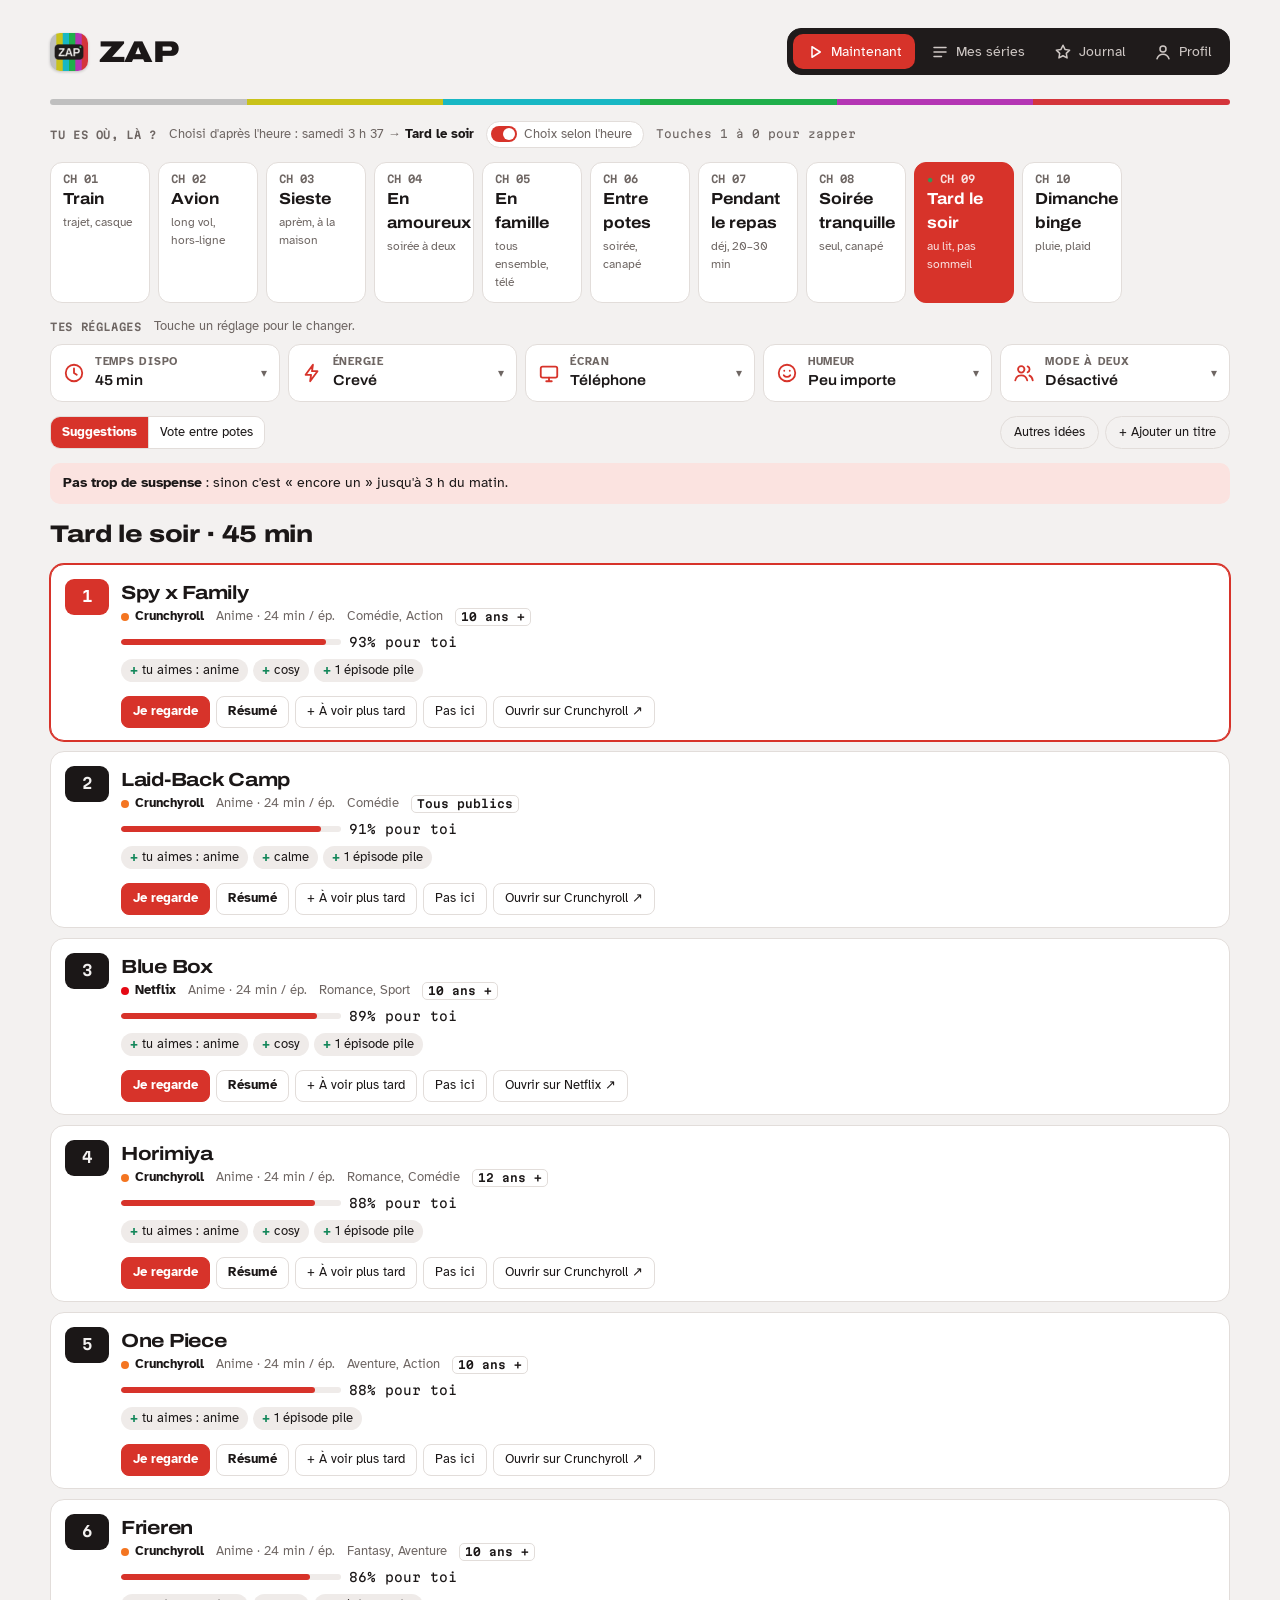
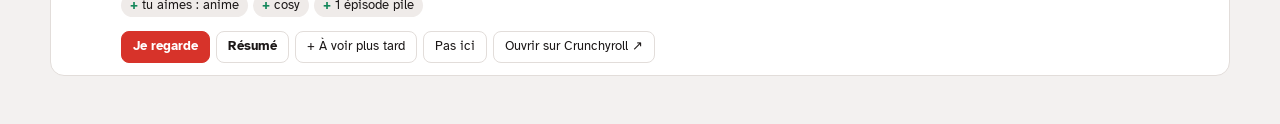
<file: index.html>
<!doctype html>
<html lang="fr">
<head>
<meta charset="utf-8">
<meta name="viewport" content="width=device-width,initial-scale=1,viewport-fit=cover">
<title>Zap</title>
<meta name="theme-color" content="#1F1B1B">
<meta name="apple-mobile-web-app-capable" content="yes">
<meta name="mobile-web-app-capable" content="yes">
<meta name="apple-mobile-web-app-status-bar-style" content="black-translucent">
<meta name="apple-mobile-web-app-title" content="Zap">
<link rel="manifest" href="manifest.webmanifest">
<link rel="apple-touch-icon" href="apple-touch-icon.png">
<link rel="icon" type="image/png" sizes="32x32" href="favicon-32.png">
<style>:root{padding-top:env(safe-area-inset-top,0px);padding-bottom:env(safe-area-inset-bottom,0px)}body{margin:0}img{max-width:100%}[hidden]{display:none!important}</style>
</head>
<body>
<link rel="preconnect" href="https://fonts.googleapis.com">
<link rel="stylesheet" href="https://fonts.googleapis.com/css2?family=Archivo:wdth,wght@62..125,400..900&family=Atkinson+Hyperlegible:ital,wght@0,400;0,700;1,400&family=Martian+Mono:wght@400;600&display=swap">
<style>
/* Identité « télécommande & mire » : gris chaud d'écran éteint, rouge bouton power en signature, LED verte « allumé », chiffres de chaîne en mono, bande de mire comme seul ornement */
:root{
  --bg:#F3F1F0; --surface:#FFFFFF; --ink:#1B1717; --muted:#6E6663; --line:#E2DDDA;
  --accent:#D7332A; --accent-ink:#FFFFFF; --soft:#FBE3E0; --good:#13875A; --bad:#B4344A;
  --chip:#EFEBE9; --led:#22A35A; --onink:#CFC8C5; --remote:#1F1B1B;
  --display:"Archivo", "Arial Narrow", "Helvetica Neue", Arial, sans-serif;
  --body:"Atkinson Hyperlegible", "Helvetica Neue", Arial, sans-serif;
  --mono:"Martian Mono", ui-monospace, Menlo, monospace;
}
@media (prefers-color-scheme: dark){
  :root:not([data-theme="light"]){
    --bg:#141111; --surface:#1F1A1A; --ink:#F3EEEC; --muted:#A89F9B; --line:#342D2C;
    --accent:#FF5A4E; --accent-ink:#1A0E0C; --soft:#3A1F1C; --good:#45C98E; --bad:#FF7C8C; --chip:#2A2322; --led:#3DD27A; --onink:#BDB4B0; --remote:#2B2524;
    color-scheme:dark;
  }
}
:root[data-theme="dark"]{
  --bg:#141111; --surface:#1F1A1A; --ink:#F3EEEC; --muted:#A89F9B; --line:#342D2C;
  --accent:#FF5A4E; --accent-ink:#1A0E0C; --soft:#3A1F1C; --good:#45C98E; --bad:#FF7C8C; --chip:#2A2322; --led:#3DD27A; --onink:#BDB4B0; --remote:#2B2524;
  color-scheme:dark;
}
*{box-sizing:border-box}
body{background:var(--bg);color:var(--ink);font-family:var(--body);font-size:15px;line-height:1.5;padding:0 16px;padding-block:20px 48px}
.wrap{max-width:1180px;margin:0 auto;display:flex;flex-direction:column;gap:22px}
h1,h2,h3{font-family:var(--display);margin:0;text-wrap:balance;letter-spacing:-.01em}
button{font:inherit;color:inherit;cursor:pointer}
button:focus-visible,input:focus-visible{outline:2px solid var(--accent);outline-offset:2px}
.label{font-size:11.5px;text-transform:uppercase;letter-spacing:.09em;color:var(--muted);font-weight:600}
.mono{font-family:var(--mono);font-variant-numeric:tabular-nums}

/* header */
header{display:flex;flex-wrap:wrap;align-items:flex-end;justify-content:space-between;gap:14px}
.brand h1{font-size:clamp(30px,5vw,46px);font-weight:800;line-height:1}
.brand h1 span{color:var(--accent)}
.brand p{margin:6px 0 0;color:var(--muted);max-width:52ch}
.plats{display:flex;flex-wrap:wrap;gap:6px;align-items:center}
.plat{display:inline-flex;align-items:center;gap:7px;border:1px solid var(--line);background:var(--surface);border-radius:999px;padding:5px 12px 5px 9px;font-size:13px;font-weight:500}
.plat .dot{width:9px;height:9px;border-radius:50%}
.plat[aria-pressed="false"]{opacity:.45;background:transparent}
.plat[aria-pressed="false"] .dot{background:var(--muted)!important}

/* contexts */
.ctxs{display:grid;grid-template-columns:repeat(auto-fill,minmax(132px,1fr));gap:8px}
.ctx{text-align:left;border:1px solid var(--line);background:var(--surface);border-radius:12px;padding:11px 12px;display:flex;flex-direction:column;gap:2px;transition:border-color .15s, transform .15s}
.ctx:hover{border-color:var(--accent)}
.ctx b{font-family:var(--display);font-size:16px;font-weight:700}
.ctx small{color:var(--muted);font-size:12px}
.ctx[aria-pressed="true"]{background:var(--ink);color:var(--bg);border-color:var(--ink)}
.ctx[aria-pressed="true"] small{color:var(--bg);opacity:.75}

.tune{display:flex;flex-wrap:wrap;gap:18px 28px;align-items:flex-end;padding:14px 16px;border:1px dashed var(--line);border-radius:12px}
.tune .field{display:flex;flex-direction:column;gap:6px;min-width:0}
.range{display:flex;align-items:center;gap:10px}
.range input{width:min(240px,60vw);accent-color:var(--accent)}
.seg{display:inline-flex;border:1px solid var(--line);border-radius:10px;overflow:hidden;flex-wrap:wrap}
.seg button{border:0;background:var(--surface);padding:6px 11px;font-size:13px;border-right:1px solid var(--line)}
.seg button:last-child{border-right:0}
.seg button[aria-pressed="true"]{background:var(--accent);color:var(--accent-ink);font-weight:600}

/* main grid */
.grid{display:grid;grid-template-columns:minmax(0,1.9fr) minmax(0,1fr);gap:22px;align-items:start}
@media (max-width:860px){.grid{grid-template-columns:1fr}}

.reshead{display:flex;flex-wrap:wrap;justify-content:space-between;align-items:baseline;gap:8px}
.reshead h2{font-size:24px;font-weight:700}
.tip{background:var(--soft);border-radius:10px;padding:10px 13px;font-size:13.5px}
.tip b{font-weight:600}
.ghost{border:1px solid var(--line);background:transparent;border-radius:999px;padding:6px 13px;font-size:13px}
.ghost:hover{border-color:var(--accent);color:var(--accent)}

.list{display:flex;flex-direction:column;gap:10px}
.card{display:grid;grid-template-columns:44px minmax(0,1fr);gap:4px 12px;background:var(--surface);border:1px solid var(--line);border-radius:14px;padding:14px 14px 12px}
.card.top{border-color:var(--accent);box-shadow:0 1px 0 var(--accent)}
.rank{font-family:var(--display);font-weight:800;font-size:26px;color:var(--muted);line-height:1.05}
.card.top .rank{color:var(--accent)}
.ctitle{display:flex;flex-wrap:wrap;align-items:baseline;gap:4px 10px}
.ctitle h3{font-size:19px;font-weight:700}
.meta{display:flex;flex-wrap:wrap;gap:4px 12px;color:var(--muted);font-size:13px;align-items:center}
.pl{display:inline-flex;align-items:center;gap:6px;font-weight:600;color:var(--ink)}
.pl .dot{width:8px;height:8px;border-radius:50%}
.match{display:flex;align-items:center;gap:8px;margin-top:6px}
.bar{flex:1;max-width:220px;height:6px;border-radius:6px;background:var(--chip);overflow:hidden}
.bar i{display:block;height:100%;background:var(--accent);border-radius:6px}
.why{display:flex;flex-wrap:wrap;gap:5px;margin-top:8px}
.why span{font-size:12.5px;padding:2px 9px;border-radius:999px;background:var(--chip)}
.why span.pos::before{content:"+ ";color:var(--good);font-weight:700}
.why span.neg::before{content:"– ";color:var(--bad);font-weight:700}
.acts{grid-column:2;display:flex;flex-wrap:wrap;gap:6px;margin-top:10px}
.acts button{border:1px solid var(--line);background:transparent;border-radius:8px;padding:5px 11px;font-size:13px}
.acts .watch{background:var(--accent);color:var(--accent-ink);border-color:var(--accent);font-weight:600}
.acts .watch:hover{filter:brightness(1.08)}
.acts .later:hover{border-color:var(--ink)}

/* en cours */
.now{display:flex;flex-direction:column;gap:8px}
.now[hidden]{display:none!important}
.wcard{background:var(--surface);border:1px solid var(--line);border-left:4px solid var(--accent);border-radius:12px;padding:12px 14px;display:flex;flex-direction:column;gap:10px}
.wtop{display:flex;flex-wrap:wrap;justify-content:space-between;align-items:center;gap:8px}
.wtop h3{font-size:17px;font-weight:700}
.live{display:inline-flex;align-items:center;gap:6px;font-size:12px;color:var(--accent);font-weight:600;text-transform:uppercase;letter-spacing:.08em}
.live::before{content:"";width:7px;height:7px;border-radius:50%;background:var(--accent);animation:pulse 1.6s infinite}
@keyframes pulse{50%{opacity:.25}}
.btn{border:1px solid var(--line);background:transparent;border-radius:8px;padding:6px 12px;font-size:13px}
.btn.primary{background:var(--ink);color:var(--bg);border-color:var(--ink);font-weight:600}
.rate{display:flex;flex-direction:column;gap:8px}
.stars{display:flex;gap:2px;align-items:center}
.stars button{border:0;background:transparent;font-size:28px;line-height:1;padding:0 2px;color:var(--line)}
.stars button.on{color:#F2A91E}
.stars .hint{margin-left:10px;font-size:13px;color:var(--muted)}
textarea{font:inherit;font-size:14px;color:var(--ink);background:var(--bg);border:1px solid var(--line);border-radius:10px;padding:9px 11px;resize:vertical;min-height:64px;width:100%}
.row{display:flex;flex-wrap:wrap;gap:6px}

/* journal */
.jsec{display:flex;flex-direction:column;gap:14px;border-top:2px solid var(--ink);padding-top:18px}
.jtitle{display:flex;flex-wrap:wrap;align-items:baseline;justify-content:space-between;gap:8px}
.jtitle h2{font-size:26px;font-weight:800}
.jsum{display:grid;grid-template-columns:minmax(0,1fr) minmax(0,1.4fr);gap:14px}
@media (max-width:760px){.jsum{grid-template-columns:1fr}}
.jbox{background:var(--surface);border:1px solid var(--line);border-radius:14px;padding:14px 16px;display:flex;flex-direction:column;gap:8px}
.big{font-family:var(--display);font-size:34px;font-weight:800;line-height:1}
.kpis{display:flex;flex-wrap:wrap;gap:10px 26px}
.kpis div{display:flex;flex-direction:column;gap:2px}
.dist{display:flex;flex-direction:column;gap:4px}
.drow{display:grid;grid-template-columns:78px 1fr 28px;gap:8px;align-items:center;border:0;background:transparent;padding:3px 4px;border-radius:6px;text-align:left;font-size:13px}
.drow:hover{background:var(--chip)}
.drow[aria-pressed="true"]{background:var(--soft)}
.drow .jstars{font-size:12px}
.dbar{height:10px;background:var(--chip);border-radius:5px;overflow:hidden}
.dbar i{display:block;height:100%;background:#F2A91E;border-radius:5px}
.tools{display:flex;flex-wrap:wrap;gap:10px 14px;align-items:flex-end}
.tools .field{display:flex;flex-direction:column;gap:5px}
.tools input[type=search],.tools select{font:inherit;font-size:13.5px;color:var(--ink);background:var(--surface);border:1px solid var(--line);border-radius:9px;padding:6px 10px;min-width:0}
.tools input[type=search]{width:min(240px,80vw)}
.jgroup{display:flex;flex-direction:column;gap:8px}
.jgh{display:flex;align-items:baseline;gap:10px;flex-wrap:wrap}
.jgh h3{font-size:17px;font-weight:700}
.jgh span{font-size:12.5px;color:var(--muted)}
.jgrid{display:grid;grid-template-columns:repeat(auto-fill,minmax(250px,1fr));gap:10px}
.jitem{background:var(--surface);border:1px solid var(--line);border-radius:12px;padding:12px 14px;display:flex;flex-direction:column;gap:4px}
.jitem.fav{border-color:#F2A91E}
.jlinks{display:flex;gap:12px;margin-top:4px}
.jhead{display:flex;justify-content:space-between;gap:8px;align-items:baseline}
.jhead b{font-weight:600}
.jstars{color:#F2A91E;letter-spacing:1px;white-space:nowrap}
.jstars span{color:var(--line)}
.jmeta{font-size:12px;color:var(--muted)}
.jcom{font-size:13.5px;font-style:italic;overflow-wrap:anywhere}
.jdel{border:0;background:transparent;color:var(--muted);font-size:12px;padding:0;align-self:flex-start;text-decoration:underline}
.empty{padding:22px;text-align:center;color:var(--muted);border:1px dashed var(--line);border-radius:14px}

/* side */
aside{display:flex;flex-direction:column;gap:16px}
.panel{background:var(--surface);border:1px solid var(--line);border-radius:14px;padding:16px;display:flex;flex-direction:column;gap:12px}
.panel h2{font-size:18px;font-weight:700}
.panel p{margin:0;color:var(--muted);font-size:13px}
.genres{display:flex;flex-wrap:wrap;gap:6px}
.g{border:1px solid var(--line);background:transparent;border-radius:999px;padding:4px 11px;font-size:13px}
.g[data-st="1"]{background:var(--ink);color:var(--bg);border-color:var(--ink)}
.g[data-st="-1"]{text-decoration:line-through;color:var(--muted);border-style:dashed}
.legend{font-size:12px;color:var(--muted)}
.learn{display:flex;flex-direction:column;gap:6px}
.lrow{display:grid;grid-template-columns:96px 1fr 36px;gap:8px;align-items:center;font-size:13px}
.lbar{height:8px;background:var(--chip);border-radius:6px;position:relative;overflow:hidden}
.lbar i{position:absolute;top:0;bottom:0;border-radius:6px}
.lbar::after{content:"";position:absolute;left:50%;top:-2px;bottom:-2px;width:1px;background:var(--muted);opacity:.5}
.insight{font-size:13.5px;border-left:3px solid var(--accent);padding-left:10px}
.stats{display:flex;gap:14px;flex-wrap:wrap;font-size:13px;color:var(--muted)}
.stats b{color:var(--ink)}
.confirm{display:flex;gap:6px;flex-wrap:wrap;align-items:center;font-size:13px}
.confirm button{border:1px solid var(--bad);color:var(--bad);background:transparent;border-radius:8px;padding:4px 10px}
.toast{position:fixed;left:50%;transform:translateX(-50%);bottom:calc(18px + env(safe-area-inset-bottom,0px));background:var(--ink);color:var(--bg);padding:9px 16px;border-radius:10px;font-size:13.5px;opacity:0;pointer-events:none;transition:opacity .2s;max-width:calc(100% - 32px)}
.toast.on{opacity:1}
footer{color:var(--muted);font-size:12px}

/* v4 */
[hidden]{display:none!important}
input[type=text],input[type=number],select.inp{font:inherit;font-size:14px;color:var(--ink);background:var(--surface);border:1px solid var(--line);border-radius:9px;padding:7px 10px;min-width:0}
select,input{accent-color:var(--accent)}
select:focus-visible,textarea:focus-visible{outline:2px solid var(--accent);outline-offset:2px}
.autoline{display:flex;flex-wrap:wrap;gap:8px 12px;align-items:center;font-size:13px;color:var(--muted)}
.autoline b{color:var(--ink);font-weight:600}
.switch{display:inline-flex;align-items:center;gap:7px;border:1px solid var(--line);background:var(--surface);border-radius:999px;padding:3px 11px 3px 4px;font-size:12.5px}
.switch i{width:26px;height:16px;border-radius:9px;background:var(--chip);position:relative;transition:background .15s}
.switch i::after{content:"";position:absolute;top:2px;left:2px;width:12px;height:12px;border-radius:50%;background:var(--muted);transition:transform .15s}
.switch[aria-pressed="true"] i{background:var(--accent)}
.switch[aria-pressed="true"] i::after{transform:translateX(10px);background:var(--accent-ink)}
.tune .full{flex-basis:100%}
.duopill{display:inline-flex;align-items:center;gap:6px}
.badge{display:inline-block;font-size:11px;font-weight:700;text-transform:uppercase;letter-spacing:.07em;padding:1px 7px;border-radius:5px;background:var(--accent);color:var(--accent-ink)}
.badge.wish{background:var(--chip);color:var(--ink)}
.acts a.open{border:1px solid var(--line);border-radius:8px;padding:5px 11px;font-size:13px;color:var(--ink);text-decoration:none}
.acts a.open:hover{border-color:var(--ink)}
.acts .wishb[aria-pressed="true"]{background:var(--chip);border-color:var(--ink);font-weight:600}

/* épisodes */
.ep{display:flex;flex-wrap:wrap;align-items:center;gap:8px 14px}
.epnum{font-family:var(--display);font-weight:700;font-size:18px}
.mini{border:1px solid var(--line);background:transparent;border-radius:7px;padding:2px 9px;font-size:13px}
.fit{font-size:12.5px;font-weight:600;color:var(--good)}
.fit.no{color:var(--muted);font-weight:500}
.eptot{display:inline-flex;align-items:center;gap:6px;font-size:12.5px;color:var(--muted)}
.eptot input{width:62px;padding:3px 6px;font-size:13px}
.pbar{height:6px;background:var(--chip);border-radius:6px;overflow:hidden;width:100%;max-width:320px}
.pbar i{display:block;height:100%;background:var(--accent)}

/* programme */
.prog{background:var(--surface);border:1px solid var(--line);border-radius:14px;padding:14px 16px;display:flex;flex-direction:column;gap:10px}
.prog h3{font-size:17px;font-weight:700}
.tl{display:flex;height:26px;border-radius:7px;overflow:hidden;background:var(--chip)}
.tl span{display:flex;align-items:center;padding:0 7px;font-size:11.5px;font-weight:600;color:#fff;white-space:nowrap;overflow:hidden;text-overflow:ellipsis;border-right:2px solid var(--surface);min-width:0}
.pitems{display:flex;flex-direction:column;gap:6px;margin:0;padding:0;list-style:none}
.pitems li{display:grid;grid-template-columns:22px minmax(0,1fr) auto;gap:8px;align-items:center;font-size:14px}
.pitems input{width:17px;height:17px;margin:0}
.pitems .mono{font-size:12.5px;color:var(--muted)}
.pitems li.done label{text-decoration:line-through;color:var(--muted)}

/* vote */
.vote{background:var(--surface);border:2px solid var(--ink);border-radius:14px;padding:16px;display:flex;flex-direction:column;gap:12px}
.vote h3{font-size:20px;font-weight:800}
.names{display:flex;flex-wrap:wrap;gap:6px}
.names span{display:inline-flex;align-items:center;gap:6px;background:var(--chip);border-radius:999px;padding:3px 6px 3px 11px;font-size:13px}
.names button{border:0;background:transparent;color:var(--muted);padding:0 4px}
.vrow{display:grid;grid-template-columns:minmax(0,1fr) auto auto;gap:8px;align-items:center;padding:8px 0;border-top:1px solid var(--line)}
.vrow b{font-weight:600}
.vrow button{border:1px solid var(--line);background:transparent;border-radius:8px;padding:5px 10px;font-size:13px}
.vrow button[aria-pressed="true"].ok{background:var(--good);border-color:var(--good);color:#fff}
.vrow button[aria-pressed="true"].fv{background:#F2A91E;border-color:#F2A91E;color:#1A1830}
.vres{display:grid;grid-template-columns:minmax(0,1fr) 120px 34px;gap:10px;align-items:center;font-size:14px}
.vres.win b{color:var(--accent)}

/* ajout */
.addf{background:var(--surface);border:2px solid var(--accent);border-radius:14px;padding:16px;display:flex;flex-direction:column;gap:12px}
.addf h3{font-size:19px;font-weight:800}
.fgrid{display:flex;flex-wrap:wrap;gap:12px 16px;align-items:flex-end}
.fgrid .field{display:flex;flex-direction:column;gap:5px;min-width:0}
.ck{display:flex;flex-wrap:wrap;gap:5px}
.ck button{border:1px solid var(--line);background:transparent;border-radius:999px;padding:3px 10px;font-size:12.5px}
.ck button[aria-pressed="true"]{background:var(--ink);color:var(--bg);border-color:var(--ink)}

/* à voir */
.wlist{display:flex;flex-direction:column;gap:0}
.witem{display:flex;flex-direction:column;gap:3px;padding:9px 0;border-top:1px solid var(--line)}
.witem:first-child{border-top:0;padding-top:0}
.witem .row button{padding:3px 9px;font-size:12.5px}

/* bilan */
.bilan{background:var(--ink);color:var(--bg);border-radius:14px;padding:18px;display:grid;grid-template-columns:minmax(0,1fr) minmax(0,1fr);gap:16px}
@media (max-width:760px){.bilan{grid-template-columns:1fr}}
.bilan .label{color:var(--bg);opacity:.7}
.bilan h3{font-size:24px;font-weight:800}
.bilan select{font:inherit;font-size:13px;background:transparent;color:var(--bg);border:1px solid color-mix(in srgb,var(--bg) 40%,transparent);border-radius:8px;padding:4px 8px}
.bilan select option{color:#1A1830;background:#fff}
.bk{display:flex;flex-wrap:wrap;gap:12px 26px}
.bk div{display:flex;flex-direction:column}
.bk .big{color:var(--bg)}
.bk small{opacity:.7;font-size:12px}
.btop{margin:0;padding:0;list-style:none;display:flex;flex-direction:column;gap:6px}
.btop li{display:grid;grid-template-columns:26px minmax(0,1fr) auto;gap:8px;align-items:baseline}
.btop .r{font-family:var(--display);font-weight:800;color:var(--accent)}
.bline{font-size:13.5px}
.bline b{color:var(--accent)}

/* v5 : onglets */
.ctxs{grid-template-columns:repeat(auto-fill,minmax(100px,1fr))}
.wrap{gap:16px}
.apphead{display:flex;align-items:center;justify-content:space-between;gap:12px;flex-wrap:wrap;position:sticky;top:env(safe-area-inset-top,0px);background:var(--bg);z-index:10;padding-block:8px}
.logo{font-size:30px;font-weight:800;line-height:1}
.logo span{color:var(--accent)}
.tabs{display:flex;gap:4px;background:var(--surface);border:1px solid var(--line);border-radius:12px;padding:4px}
.tabs button{display:inline-flex;align-items:center;gap:7px;border:0;background:transparent;border-radius:9px;padding:7px 13px;font-size:14px;font-weight:500;color:var(--muted);position:relative}
.tabs button:hover{color:var(--ink)}
.tabs svg{width:18px;height:18px;fill:none;stroke:currentColor;stroke-width:2;stroke-linejoin:round;stroke-linecap:round;flex:none}
.tabs button[aria-selected="true"]{background:var(--ink);color:var(--bg)}
.count{font-size:11px;background:var(--accent);color:var(--accent-ink);border-radius:999px;padding:0 6px;min-width:18px;text-align:center;line-height:17px}
.panelTab{display:flex;flex-direction:column;gap:14px}
#p-journal{border-top:0;padding-top:0}
.twocol{display:grid;grid-template-columns:minmax(0,1fr) minmax(0,1fr);gap:18px;align-items:start}
.col{display:flex;flex-direction:column;gap:14px;min-width:0}
.sechead{display:flex;align-items:baseline;justify-content:space-between;gap:8px}
.sechead h2{font-size:22px;font-weight:800}
.tuneBox{border:1px dashed var(--line);border-radius:12px}
.tuneBox summary{display:flex;gap:6px 12px;align-items:center;flex-wrap:wrap;padding:10px 14px;cursor:pointer;list-style:none;font-size:13.5px}
.tuneBox summary::-webkit-details-marker{display:none}
.tuneBox summary:focus-visible{outline:2px solid var(--accent);outline-offset:2px;border-radius:12px}
.chev{margin-left:auto;font-size:13px;color:var(--accent);font-weight:600}
.tuneBox .tune{border:0;padding-top:4px}
.resume{display:flex;flex-wrap:wrap;align-items:center;gap:4px 12px;text-align:left;background:var(--surface);border:1px solid var(--accent);border-radius:12px;padding:10px 14px;font-size:14px}
.resume b{font-family:var(--display);font-size:16px}
.resume .go{margin-left:auto;color:var(--accent);font-weight:600;font-size:13px}
.restitle{font-size:22px;font-weight:700}
.view{display:flex;flex-direction:column;gap:12px}
@media (max-width:760px){.twocol{grid-template-columns:1fr}}
@media (max-width:700px){
  body{padding-block:10px 96px}
  .apphead{position:static}
  .tabs{position:fixed;left:0;right:0;bottom:0;border-radius:0;border-width:1px 0 0;padding:6px 6px calc(6px + env(safe-area-inset-bottom,0px));justify-content:space-around;z-index:20;box-shadow:0 -4px 16px rgba(20,18,40,.08)}
  .tabs button{flex:1;flex-direction:column;gap:2px;font-size:11px;padding:5px 4px}
  .tabs button[aria-selected="true"]{background:transparent;color:var(--accent)}
  .tabs svg{width:22px;height:22px}
  .count{position:absolute;top:0;left:calc(50% + 6px)}
  .ctxs{display:flex;overflow-x:auto;scroll-snap-type:x mandatory;padding-bottom:6px;margin-inline:-16px;padding-inline:16px;scroll-padding-inline:16px}
  .ctx{flex:0 0 128px;scroll-snap-align:start}
  .toast{bottom:calc(84px + env(safe-area-inset-bottom,0px))}
}

/* v6 : réglages visibles */
.tuneBar{display:flex;flex-direction:column;gap:8px}
.setchips{display:grid;grid-template-columns:repeat(5,minmax(0,1fr));gap:8px}
.setchip{display:flex;align-items:center;gap:10px;text-align:left;background:var(--surface);border:1.5px solid var(--line);border-radius:12px;padding:9px 12px;min-width:0;transition:border-color .15s,background .15s}
.setchip:hover{border-color:var(--accent)}
.setchip svg{width:22px;height:22px;flex:none;fill:none;stroke:var(--accent);stroke-width:2;stroke-linecap:round;stroke-linejoin:round}
.setchip span{display:flex;flex-direction:column;min-width:0;flex:1}
.setchip small{font-size:10.5px;color:var(--muted);text-transform:uppercase;letter-spacing:.07em;font-weight:600}
.setchip b{font-size:14.5px;font-weight:600;white-space:nowrap;overflow:hidden;text-overflow:ellipsis}
.setchip .car{font-style:normal;color:var(--muted);font-size:12px;transition:transform .15s}
.setchip[aria-expanded="true"]{border-color:var(--accent);background:var(--soft)}
.setchip[aria-expanded="true"] .car{transform:rotate(180deg)}
.setpanel{background:var(--surface);border:1.5px solid var(--accent);border-radius:12px;padding:12px 14px;display:flex;flex-direction:column;gap:10px}
.setpanel p{margin:0;font-size:13px;color:var(--muted)}
.linkbtn{border:0;background:none;padding:0;color:var(--accent);font-weight:600;text-decoration:underline;font-size:inherit}
@media (max-width:900px){.setchips{grid-template-columns:repeat(3,minmax(0,1fr))}}
@media (max-width:700px){.setchips{grid-template-columns:repeat(2,minmax(0,1fr))}.setchip[data-set="duo"],.setchip[data-set="fam"]{grid-column:span 2}}

/* v7 : famille */
.agetag{font-family:var(--mono);font-size:11px;font-weight:600;border:1px solid var(--line);border-radius:5px;padding:0 5px;color:var(--ink)}
.famlist{display:flex;flex-direction:column}
.famrow{display:grid;grid-template-columns:minmax(0,1fr) auto 60px;gap:10px;align-items:center;padding:7px 0;border-top:1px solid var(--line)}
.famrow:first-child{border-top:0}
.famname{font-weight:600;overflow:hidden;text-overflow:ellipsis;white-space:nowrap}
.famage{display:inline-flex;align-items:center;gap:8px}
.famage b{min-width:52px;text-align:center;font-size:14px}

/* v8 : identité visuelle */
h1,h2,h3{font-stretch:115%;letter-spacing:-.015em}
.label{font-family:var(--mono);font-size:10.5px;letter-spacing:.06em;font-weight:600}
.logo{display:flex;align-items:center;gap:11px;font-size:26px;font-weight:900;font-stretch:125%;text-transform:uppercase;letter-spacing:-.02em}
.led{width:11px;height:11px;border-radius:50%;background:var(--led);box-shadow:0 0 0 4px color-mix(in srgb,var(--led) 22%,transparent);flex:none}
.mire{height:6px;border-radius:3px;background:linear-gradient(90deg,#BFBFBF 0 16.66%,#C9C21A 0 33.33%,#18B7C4 0 50%,#1FAF4B 0 66.66%,#B436B4 0 83.33%,#D4353B 0)}
/* télécommande */
.tabs{background:var(--remote);border-color:var(--remote);border-radius:14px;padding:5px;gap:3px}
.tabs button{color:var(--onink);border-radius:10px}
.tabs button:hover{color:#FFFFFF}
.tabs button[aria-selected="true"]{background:var(--accent);color:var(--accent-ink)}
.count{background:var(--led);color:#fff}
@media (max-width:700px){
  .tabs{border-radius:0;padding:6px 8px calc(6px + env(safe-area-inset-bottom,0px))}
  .tabs button[aria-selected="true"]{background:var(--accent);color:var(--accent-ink)}
}
/* chaînes */
.ctx{position:relative;padding-top:24px}
.ch{position:absolute;top:8px;left:12px;font-family:var(--mono);font-size:10.5px;font-weight:600;color:var(--muted)}
.ctx b{font-stretch:110%}
.ctx[aria-pressed="true"]{background:var(--accent);border-color:var(--accent);color:var(--accent-ink)}
.ctx[aria-pressed="true"] small,.ctx[aria-pressed="true"] .ch{color:var(--accent-ink);opacity:.85}
.ctx[aria-pressed="true"] .ch::before{content:"● ";color:var(--led)}
.kbd{font-family:var(--mono);font-size:11px;color:var(--muted)}
@media (max-width:700px){.kbd{display:none}}
/* cartes */
.rank{display:flex;align-items:center;justify-content:center;width:44px;height:36px;border-radius:9px;background:var(--ink);color:var(--bg);font-family:var(--mono);font-size:15px;font-weight:600}
.card.top .rank{background:var(--accent);color:var(--accent-ink)}
.card.top{border-color:var(--accent);box-shadow:0 0 0 1px var(--accent)}
.ctitle h3,.restitle,.sechead h2,.jtitle h2{font-stretch:118%}
.restitle{font-size:24px;font-weight:800}
.tip{background:var(--soft)}
.setchip b{font-family:var(--display);font-stretch:108%}
.bilan{position:relative;overflow:hidden;padding-top:24px}
.bilan::before{content:"";position:absolute;left:0;right:0;top:0;height:6px;background:linear-gradient(90deg,#BFBFBF 0 16.66%,#C9C21A 0 33.33%,#18B7C4 0 50%,#1FAF4B 0 66.66%,#B436B4 0 83.33%,#D4353B 0)}
.big{font-stretch:120%}
.live{color:var(--led)}
.live::before{background:var(--led)}
.wcard{border-left-color:var(--led)}
.addf{border-color:var(--accent)}

/* v9 : étoiles */
:root{--star:#F5B400;--star-empty:#D9D2CF}
@media (prefers-color-scheme: dark){:root:not([data-theme="light"]){--star:#FFC629;--star-empty:#4A403E}}
:root[data-theme="dark"]{--star:#FFC629;--star-empty:#4A403E}
.srow{display:inline-flex;gap:2px;vertical-align:middle;flex:none}
.srow .st{width:15px;height:15px;fill:var(--star-empty);stroke:var(--star-empty);stroke-width:1.2;stroke-linejoin:round}
.srow .st.on{fill:var(--star);stroke:var(--star)}
.drow .srow .st{width:13px;height:13px}
.btop .srow .st{width:14px;height:14px}
.btop .srow .st:not(.on){display:none}
.picker{display:flex;align-items:center;gap:2px;flex-wrap:wrap}
.picker .pk{border:0;background:transparent;padding:4px;border-radius:10px;line-height:0;cursor:pointer}
.picker .pk svg{width:38px;height:38px;fill:var(--star-empty);stroke:var(--star-empty);stroke-width:1.2;stroke-linejoin:round;transition:fill .12s,stroke .12s,transform .12s}
.picker .pk.on svg{fill:var(--star);stroke:var(--star)}
@media (hover:hover){
  .picker:hover .pk svg{fill:var(--star);stroke:var(--star)}
  .picker .pk:hover ~ .pk svg{fill:var(--star-empty);stroke:var(--star-empty)}
  .picker .pk:hover svg{transform:scale(1.12)}
}
.picker .pk:focus-visible{outline:2px solid var(--accent);outline-offset:1px}
.picker .pk.pop svg{animation:starpop .35s ease-out}
@keyframes starpop{0%{transform:scale(.7)}60%{transform:scale(1.25)}100%{transform:scale(1)}}
.pkhint{margin-left:10px;font-size:13px;color:var(--muted);padding:3px 10px;border-radius:999px}
.pkhint.set{background:var(--chip);color:var(--ink);font-weight:700}
.dbar i{background:var(--star)}
.jitem.fav{border-color:var(--star)}
.vrow button[aria-pressed="true"].fv{background:var(--star);border-color:var(--star);color:#1B1717}
@media (prefers-reduced-motion:reduce){.picker .pk.pop svg{animation:none}.picker .pk svg{transition:none}}

/* v10 : résumés */
.acts .resb{font-weight:600}
.acts .resb[aria-expanded="true"]{background:var(--chip);border-color:var(--ink)}
.syn{margin-top:12px;padding:12px 14px;border-radius:12px;background:var(--chip);display:flex;flex-direction:column;gap:8px;max-width:68ch}
.syntxt{margin:0;font-size:15px;line-height:1.55}
.syntxt.none{color:var(--muted);font-style:italic}
.synfacts{display:flex;flex-wrap:wrap;gap:4px 14px;font-size:12.5px;color:var(--muted)}
.more{font-size:13px;font-weight:600;color:var(--accent);text-decoration:none;align-self:flex-start}
.more:hover{text-decoration:underline}
.wsyn summary{cursor:pointer;font-size:13px;font-weight:600;color:var(--accent);padding:2px 0}
.wsyn .syn{margin-top:6px}

/* v11 : logo */
.appicon{width:38px;height:38px;border-radius:10px;flex:none;box-shadow:0 1px 3px rgba(0,0,0,.2)}
.logo{font-size:30px}
</style>

<div class="wrap">
  <header class="apphead">
    <h1 class="logo"><img class="appicon" src="[data-uri]" alt="" width="38" height="38">Zap</h1>
    <nav class="tabs" role="tablist" aria-label="Sections">
      <button role="tab" id="tab-now" data-tab="now" aria-controls="p-now"><svg viewBox="0 0 24 24" aria-hidden="true"><path d="M8 5v14l11-7z"/></svg><span>Maintenant</span></button>
      <button role="tab" id="tab-series" data-tab="series" aria-controls="p-series"><svg viewBox="0 0 24 24" aria-hidden="true"><path d="M4 6h16M4 12h16M4 18h10"/></svg><span>Mes séries</span><b class="count" id="cSeries" hidden></b></button>
      <button role="tab" id="tab-journal" data-tab="journal" aria-controls="p-journal"><svg viewBox="0 0 24 24" aria-hidden="true"><path d="M12 3l2.7 5.6 6.1.9-4.4 4.3 1 6.1L12 17l-5.4 2.9 1-6.1L3.2 9.5l6.1-.9z"/></svg><span>Journal</span></button>
      <button role="tab" id="tab-profil" data-tab="profil" aria-controls="p-profil"><svg viewBox="0 0 24 24" aria-hidden="true"><circle cx="12" cy="8" r="4"/><path d="M4 21c1.5-4 4.5-6 8-6s6.5 2 8 6"/></svg><span>Profil</span></button>
    </nav>
  </header>
  <div class="mire" aria-hidden="true"></div>

  <!-- ============ MAINTENANT ============ -->
  <section class="panelTab" id="p-now" role="tabpanel" aria-labelledby="tab-now">
    <div class="autoline"><span class="label">Tu es où, là ?</span><span id="autoInfo"></span><button class="switch" id="autoBtn" aria-pressed="true"><i></i>Choix selon l'heure</button><span class="kbd">Touches 1 à 0 pour zapper</span></div>
    <div class="ctxs" id="ctxs"></div>

    <section class="tuneBar" aria-label="Réglages">
      <div class="autoline"><span class="label">Tes réglages</span><span>Touche un réglage pour le changer.</span></div>
      <div class="setchips"><button class="setchip" data-set="time" aria-expanded="false" aria-controls="sp-time"><svg viewBox="0 0 24 24" aria-hidden="true"><circle cx="12" cy="12" r="9"/><path d="M12 7v5l3 2"/></svg><span><small>Temps dispo</small><b id="sv-time"></b></span><i class="car" aria-hidden="true">▾</i></button><button class="setchip" data-set="energy" aria-expanded="false" aria-controls="sp-energy"><svg viewBox="0 0 24 24" aria-hidden="true"><path d="M13 3L5 14h6l-1 7 8-11h-6z"/></svg><span><small>Énergie</small><b id="sv-energy"></b></span><i class="car" aria-hidden="true">▾</i></button><button class="setchip" data-set="screen" aria-expanded="false" aria-controls="sp-screen"><svg viewBox="0 0 24 24" aria-hidden="true"><rect x="3" y="5" width="18" height="12" rx="2"/><path d="M9 21h6M12 17v4"/></svg><span><small>Écran</small><b id="sv-screen"></b></span><i class="car" aria-hidden="true">▾</i></button><button class="setchip" data-set="humeur" aria-expanded="false" aria-controls="sp-humeur"><svg viewBox="0 0 24 24" aria-hidden="true"><circle cx="12" cy="12" r="9"/><path d="M8.5 14.5c1 1.2 2.1 1.8 3.5 1.8s2.5-.6 3.5-1.8M9 9.5h.01M15 9.5h.01"/></svg><span><small>Humeur</small><b id="sv-humeur"></b></span><i class="car" aria-hidden="true">▾</i></button><button class="setchip" data-set="duo" aria-expanded="false" aria-controls="sp-duo"><svg viewBox="0 0 24 24" aria-hidden="true"><circle cx="9" cy="8" r="3.5"/><path d="M2.5 20c.8-3.5 3.3-5.5 6.5-5.5s5.7 2 6.5 5.5M16 4.8a3.5 3.5 0 010 6.4M18 14.8c1.9.8 3.1 2.6 3.5 5.2"/></svg><span><small>Mode à deux</small><b id="sv-duo"></b></span><i class="car" aria-hidden="true">▾</i></button><button class="setchip" data-set="fam" aria-expanded="false" aria-controls="sp-fam" hidden><svg viewBox="0 0 24 24" aria-hidden="true"><circle cx="7" cy="7" r="2.6"/><circle cx="17" cy="7" r="2.6"/><circle cx="12" cy="13" r="2"/><path d="M2.5 20c.4-3.6 2.1-6 4.5-6s3.3 1.2 3.8 2.6M21.5 20c-.4-3.6-2.1-6-4.5-6s-3.3 1.2-3.8 2.6M9 21c.3-2 1.4-3.3 3-3.3s2.7 1.3 3 3.3"/></svg><span><small>Famille</small><b id="sv-fam"></b></span><i class="car" aria-hidden="true">▾</i></button></div>
      <div class="setpanel" id="sp-time" hidden>
        <div class="label">Combien de temps tu as ?</div>
        <div class="range"><input id="time" type="range" min="15" max="360" step="5" aria-label="Temps disponible"><span class="mono" id="timeOut"></span></div>
        <div class="row"><button class="btn primary" data-setclose="1">OK</button></div>
      </div>
      <div class="setpanel" id="sp-energy" hidden><div class="label">Ton énergie</div><div class="seg" id="energy"></div></div>
      <div class="setpanel" id="sp-screen" hidden><div class="label">Sur quel écran ?</div><div class="seg" id="screen"></div></div>
      <div class="setpanel" id="sp-humeur" hidden><div class="label">Tu as envie de quoi ?</div><div class="seg" id="humeur"></div></div>
      <div class="setpanel" id="sp-fam" hidden>
        <div class="label">Qui regarde ?</div>
        <div class="famlist" id="famList"></div>
        <div class="row" style="align-items:flex-end">
          <div class="field" style="display:flex;flex-direction:column;gap:4px"><label class="label" for="famName">Prénom</label><input type="text" id="famName" placeholder="Facultatif" maxlength="20" style="width:140px"></div>
          <div class="field" style="display:flex;flex-direction:column;gap:4px"><label class="label" for="famAge">Âge</label><input type="number" id="famAge" min="0" max="99" placeholder="8" style="width:80px"></div>
          <button class="btn primary" id="famAdd">Ajouter</button>
        </div>
        <div class="row"><span class="jmeta" style="align-self:center">Ajout rapide :</span><button class="btn" data-fpre="Adulte|35">+ Adulte</button><button class="btn" data-fpre="Ado|14">+ Ado (14)</button><button class="btn" data-fpre="Enfant|8">+ Enfant (8)</button><button class="btn" data-fpre="Petit|4">+ Petit (4)</button></div>
        <p id="famInfo"></p>
        <div class="row"><button class="btn primary" data-setclose="1">OK</button></div>
      </div>
      <div class="setpanel" id="sp-duo" hidden>
        <div class="label">Tu regardes avec quelqu'un ?</div>
        <div class="duopill"><button class="switch" id="duoBtn" aria-pressed="false"><i></i><span id="duoTxt">Mode à deux</span></button></div>
        <p>Ses goûts se règlent dans l'onglet <button class="linkbtn" data-tab="profil">Profil</button>.</p>
      </div>
    </section>

    <button class="resume" id="resume" hidden></button>

    <div class="reshead">
      <div class="seg" id="viewSeg" role="group" aria-label="Affichage">
        <button data-view="sugg" aria-pressed="true">Suggestions</button>
        <button data-view="prog" aria-pressed="false" id="progTab">Programme</button>
        <button data-view="vote" aria-pressed="false">Vote entre potes</button>
      </div>
      <div class="row">
        <button class="ghost" id="shuffle">Autres idées</button>
        <button class="ghost" id="addBtn">+ Ajouter un titre</button>
      </div>
    </div>
    <section class="addf" id="addZone" hidden></section>
    <div id="v-sugg" class="view">
      <div class="tip" id="tip"></div>
      <h2 class="restitle" id="resTitle"></h2>
      <div class="list" id="list"></div>
    </div>
    <div id="v-prog" class="view" hidden><section class="prog" id="progZone"></section></div>
    <div id="v-vote" class="view" hidden><section class="vote" id="voteZone"></section></div>
  </section>

  <!-- ============ MES SÉRIES ============ -->
  <section class="panelTab" id="p-series" role="tabpanel" aria-labelledby="tab-series" hidden>
    <div class="twocol">
      <div class="col">
        <div class="sechead"><h2>En cours</h2><span class="label" id="nowCount"></span></div>
        <div class="now" id="now"></div>
        <div class="empty" id="nowEmpty">Rien en cours. Dans « Maintenant », touche « Je regarde » sur une suggestion pour suivre tes épisodes ici.</div>
      </div>
      <div class="col">
        <div class="sechead"><h2>À voir plus tard</h2><span class="label" id="wishCount"></span></div>
        <div class="panel"><div class="wlist" id="wish"></div></div>
      </div>
    </div>
  </section>

  <!-- ============ JOURNAL ============ -->
  <section class="panelTab jsec" id="p-journal" role="tabpanel" aria-labelledby="tab-journal" hidden>
    <div class="jtitle"><h2>Mon journal</h2><div class="row" style="align-items:center"><span class="label" id="jcount"></span><button class="ghost" id="addBtn2">+ Noter un titre vu ailleurs</button></div></div>
    <section class="addf" id="addZone2" hidden></section>
    <div class="seg" id="jview" role="group" aria-label="Vue du journal">
      <button data-jv="list" aria-pressed="true">Mes notes</button>
      <button data-jv="bilan" aria-pressed="false">Bilan du mois</button>
      <button data-jv="stats" aria-pressed="false">Statistiques</button>
    </div>
    <div id="jv-bilan" hidden><div id="bilanZone"></div></div>
    <div id="jv-stats" hidden><div class="jsum" id="jsum"></div></div>
    <div id="jv-list">
      <div class="tools">
        <div class="field"><label class="label" for="jq">Chercher</label><input type="search" id="jq" placeholder="Titre ou mot du commentaire"></div>
        <div class="field"><label class="label" for="jgroupSel">Ranger par</label>
          <select id="jgroupSel"><option value="note">Note</option><option value="plat">Plateforme</option><option value="ctx">Moment</option><option value="type">Format</option><option value="month">Mois</option><option value="none">Tout ensemble</option></select></div>
        <div class="field"><label class="label" for="jsort">Trier</label>
          <select id="jsort"><option value="recent">Plus récent</option><option value="old">Plus ancien</option><option value="best">Meilleure note</option><option value="worst">Moins bonne note</option><option value="az">Titre A → Z</option></select></div>
        <div class="field"><label class="label" for="jplat">Plateforme</label><select id="jplat"></select></div>
        <div class="field"><label class="label" for="jcom">Commentaire</label>
          <select id="jcom"><option value="all">Tous</option><option value="with">Avec commentaire</option><option value="without">Sans commentaire</option></select></div>
        <div class="field"><label class="label" for="jstarSel">Étoiles</label>
          <select id="jstarSel"><option value="0">Toutes</option><option value="5">5★</option><option value="4">4★</option><option value="3">3★</option><option value="2">2★</option><option value="1">1★</option></select></div>
        <button class="ghost" id="jreset">Effacer les filtres</button>
      </div>
      <div id="journal" style="display:flex;flex-direction:column;gap:18px"></div>
    </div>
  </section>

  <!-- ============ PROFIL ============ -->
  <section class="panelTab" id="p-profil" role="tabpanel" aria-labelledby="tab-profil" hidden>
    <div class="twocol">
      <div class="col">
        <div class="panel">
          <h2>Mes abonnements</h2>
          <div class="plats" id="plats"></div>
        </div>
        <div class="panel">
          <h2>Tes goûts</h2>
          <p id="profileNote"></p>
          <div class="genres" id="genres"></div>
        </div>
        <div class="panel" id="duoPanel">
          <h2>Mode à deux</h2>
          <p>Marque les goûts de la personne avec qui tu regardes. L'algo cherche ce qui vous plaît à tous les deux et évite ce qu'elle n'aime pas.</p>
          <div class="field" style="display:flex;flex-direction:column;gap:5px"><label class="label" for="duoName">Son prénom</label><input type="text" id="duoName" placeholder="Prénom" maxlength="24"></div>
          <div class="genres" id="duoGenres"></div>
        </div>
      </div>
      <div class="col">
        <div class="panel">
          <h2>Ce que l'algo a appris</h2>
          <div class="insight" id="insight"></div>
          <div class="learn" id="learn"></div>
          <div class="stats" id="stats"></div>
          <div id="resetZone"><button class="ghost" id="resetBtn">Tout réinitialiser</button></div>
        </div>
        <footer id="foot"></footer>
      </div>
    </div>
  </section>
</div>
<div class="toast" id="toast" role="status"></div>
<datalist id="aList"></datalist>
<script>
const BASE = [
 ["Stranger Things","netflix","serie",["sf","horreur","aventure"],50,2,["frisson","epic"]],
 ["Arcane","netflix","serie",["fantasy","action","sf"],40,3,["epic"],{a:1,big:1}],
 ["Squid Game","netflix","serie",["thriller","drame"],55,3,["frisson"]],
 ["Lupin","netflix","serie",["policier","thriller"],45,2,["epic","feel"]],
 ["La Casa de Papel","netflix","serie",["thriller","action"],50,2,["frisson","epic"]],
 ["Dark","netflix","serie",["sf","thriller"],55,3,["reflexion","frisson"]],
 ["Mercredi","netflix","serie",["fantasy","comedie","horreur"],50,2,["rire","frisson"]],
 ["La Chronique des Bridgerton","netflix","serie",["romance","drame","historique"],60,1,["romance"]],
 ["Emily in Paris","netflix","serie",["comedie","romance"],30,1,["rire","romance","cosy"]],
 ["Sex Education","netflix","serie",["comedie","drame","romance"],50,1,["rire","feel"]],
 ["Brooklyn Nine-Nine","netflix","serie",["comedie","policier"],22,1,["rire","cosy"]],
 ["One Piece (live action)","netflix","serie",["aventure","action","fantasy"],60,2,["epic","feel"]],
 ["The Witcher","netflix","serie",["fantasy","action"],60,2,["epic"]],
 ["Notre planète","netflix","serie",["docu"],50,1,["chill","reflexion"],{big:1}],
 ["Headspace : Guide du sommeil","netflix","serie",["docu"],20,1,["chill"],{a:1}],
 ["Chef's Table","netflix","serie",["docu"],50,1,["chill","reflexion"]],
 ["Le Jeu de la dame","netflix","serie",["drame","historique"],60,2,["reflexion"]],
 ["Adolescence","netflix","serie",["drame","policier"],60,3,["reflexion"]],
 ["Death Note","netflix","anime",["thriller","fantasy"],23,3,["frisson","reflexion"]],
 ["Cyberpunk: Edgerunners","netflix","anime",["sf","action"],25,3,["epic"]],
 ["Blue Eye Samurai","netflix","serie",["action","historique"],45,3,["epic"],{a:1,big:1}],
 ["Castlevania","netflix","serie",["fantasy","action","horreur"],25,2,["epic","frisson"],{a:1}],
 ["Violet Evergarden","netflix","anime",["drame","fantasy"],24,1,["feel","reflexion"]],
 ["Le Voyage de Chihiro","netflix","film",["fantasy","famille"],125,1,["feel","cosy"],{a:1,big:1}],
 ["Mon voisin Totoro","netflix","film",["famille","fantasy"],86,1,["cosy","chill","feel"],{a:1}],
 ["Le Château ambulant","netflix","film",["fantasy","romance"],119,1,["romance","feel","cosy"],{a:1}],
 ["Kiki la petite sorcière","netflix","film",["famille","fantasy"],103,1,["cosy","feel"],{a:1}],
 ["Glass Onion","netflix","film",["policier","comedie"],139,2,["rire","frisson"]],
 ["Don't Look Up","netflix","film",["comedie","sf"],138,2,["rire","reflexion"]],
 ["Nimona","netflix","film",["fantasy","comedie","action"],101,1,["rire","feel"],{a:1}],
 ["Klaus","netflix","film",["famille","comedie"],97,1,["cosy","feel"],{a:1}],
 ["Extraction","netflix","film",["action","thriller"],116,2,["epic"]],

 ["The Mandalorian","disney","serie",["sf","aventure","action"],40,2,["epic","feel"],{big:1}],
 ["Andor","disney","serie",["sf","thriller"],45,3,["reflexion","epic"]],
 ["Loki","disney","serie",["sf","fantasy","comedie"],50,2,["epic","rire"]],
 ["The Bear","disney","serie",["drame","comedie"],30,3,["reflexion"]],
 ["Only Murders in the Building","disney","serie",["policier","comedie"],30,1,["rire","cosy"]],
 ["Shōgun","disney","serie",["historique","drame"],60,3,["epic","reflexion"],{big:1}],
 ["How I Met Your Mother","disney","serie",["comedie","romance"],22,1,["rire","cosy","romance"]],
 ["Modern Family","disney","serie",["comedie","famille"],22,1,["rire","cosy"]],
 ["Les Simpson","disney","serie",["comedie"],22,1,["rire","cosy"],{a:1}],
 ["Grey's Anatomy","disney","serie",["drame","romance"],43,1,["romance","feel"]],
 ["Percy Jackson","disney","serie",["fantasy","aventure"],40,1,["epic","feel"]],
 ["Secrets des baleines","disney","serie",["docu"],45,1,["chill","reflexion"],{big:1}],
 ["Là-haut","disney","film",["famille","aventure"],96,1,["feel","romance"],{a:1}],
 ["Vice-Versa 2","disney","film",["famille","comedie"],96,1,["feel","rire"],{a:1}],
 ["Soul","disney","film",["famille","drame"],100,1,["feel","reflexion"],{a:1}],
 ["Coco","disney","film",["famille","fantasy"],105,1,["feel"],{a:1}],
 ["WALL-E","disney","film",["sf","famille","romance"],98,1,["romance","feel"],{a:1}],
 ["Encanto","disney","film",["famille","fantasy"],102,1,["feel","cosy"],{a:1}],
 ["Avatar : la voie de l'eau","disney","film",["sf","aventure"],192,2,["epic"],{big:1}],
 ["Les Gardiens de la Galaxie","disney","film",["sf","action","comedie"],121,2,["epic","rire"],{big:1}],
 ["Avengers: Endgame","disney","film",["action","sf"],181,2,["epic"],{big:1}],
 ["Deadpool & Wolverine","disney","film",["action","comedie"],128,2,["rire","epic"]],
 ["Alien: Romulus","disney","film",["horreur","sf"],119,3,["frisson"]],
 ["Pauvres Créatures","disney","film",["drame","fantasy","comedie"],141,3,["reflexion"]],

 ["Frieren","crunchy","anime",["fantasy","aventure"],24,1,["cosy","feel","reflexion"]],
 ["Jujutsu Kaisen","crunchy","anime",["action","fantasy","horreur"],24,3,["epic","frisson"]],
 ["Demon Slayer","crunchy","anime",["action","fantasy"],24,2,["epic"],{big:1}],
 ["Solo Leveling","crunchy","anime",["action","fantasy"],24,2,["epic"]],
 ["Spy x Family","crunchy","anime",["comedie","action","famille"],24,1,["rire","cosy","feel"]],
 ["Chainsaw Man","crunchy","anime",["action","horreur"],24,3,["frisson","epic"]],
 ["Dan Da Dan","crunchy","anime",["action","comedie","sf"],24,2,["rire","epic"]],
 ["One Piece","crunchy","anime",["aventure","action","comedie"],24,1,["epic","feel","rire"]],
 ["L'Attaque des Titans","crunchy","anime",["action","drame"],24,3,["epic","frisson","reflexion"]],
 ["Mob Psycho 100","crunchy","anime",["action","comedie"],24,2,["rire","feel"]],
 ["Horimiya","crunchy","anime",["romance","comedie"],24,1,["romance","cosy"]],
 ["Kaguya-sama: Love is War","crunchy","anime",["romance","comedie"],24,1,["romance","rire"]],
 ["My Dress-Up Darling","crunchy","anime",["romance","comedie"],24,1,["romance","rire","cosy"]],
 ["Laid-Back Camp","crunchy","anime",["comedie"],24,1,["chill","cosy"]],
 ["Mushishi","crunchy","anime",["fantasy"],24,1,["chill","reflexion"]],
 ["Les Carnets de l'apothicaire","crunchy","anime",["policier","historique","romance"],24,2,["reflexion","cosy"]],
 ["Kaiju No. 8","crunchy","anime",["action","sf"],24,2,["epic"]],
 ["Haikyu!!","crunchy","anime",["sport","comedie"],24,1,["feel","epic"]],
 ["Blue Lock","crunchy","anime",["sport","action"],24,2,["epic"]],
 ["Vinland Saga","crunchy","anime",["historique","action","drame"],24,3,["epic","reflexion"]],
 ["Jujutsu Kaisen 0","crunchy","film",["action","fantasy"],105,3,["epic"],{anime:1}],

 ["Le Bureau des Légendes","canal","serie",["thriller","drame"],52,3,["reflexion","frisson"]],
 ["Baron Noir","canal","serie",["drame"],55,3,["reflexion"]],
 ["Paris Police 1900","canal","serie",["policier","historique"],52,3,["frisson"]],
 ["Engrenages","canal","serie",["policier","thriller"],52,3,["frisson"]],
 ["Hippocrate","canal","serie",["drame"],52,2,["reflexion","feel"]],
 ["Validé","canal","serie",["drame"],40,2,["feel"]],

 ["The Boys","prime","serie",["action","comedie","sf"],60,3,["frisson","rire"]],
 ["Fallout","prime","serie",["sf","aventure","comedie"],60,2,["epic","rire"],{big:1}],
 ["Invincible","prime","serie",["action","sf"],45,3,["epic"],{a:1}],
 ["Reacher","prime","serie",["action","policier"],50,2,["epic"]],
 ["LOL : qui rit, sort !","prime","serie",["comedie"],40,1,["rire","cosy"]],

 ["Severance","apple","serie",["sf","thriller"],50,3,["reflexion","frisson"]],
 ["Ted Lasso","apple","serie",["comedie","sport"],35,1,["feel","rire","cosy"]],
 ["Slow Horses","apple","serie",["thriller","comedie"],45,2,["frisson","rire"]]
];
</script>
<script>

/*ZAPPEUR-CATALOGUE-AUTO:START*/
// Bloc mis à jour chaque semaine par la tâche planifiée. Format d'une ligne :
// [titre, plateforme (netflix|disney|crunchy|canal|prime|apple), format (film|serie|anime), [genres], durée en min (film) ou par épisode,
//  attention 1-3, [ambiances], {nw:"AAAA-MM-JJ" (date d'ajout), big:1 si spectacle visuel, a:1 si animation non-anime}]
const CATALOGUE_MAJ = "2026-10-05";
const AUTO = [
 ["Demon Slayer : La Forteresse Infinie","netflix","film",["action","fantasy"],155,2,["epic"],{nw:"2026-09-29",anime:1,big:1}],
 ["Unabomber","netflix","film",["thriller","policier","drame"],107,2,["frisson","reflexion"],{nw:"2026-09-29"}],
 ["JoJo's Bizarre Adventure : Steel Ball Run","netflix","anime",["action","aventure"],24,2,["epic"],{nw:"2026-09-29"}],
 ["American Horror Story","disney","serie",["horreur","thriller"],45,2,["frisson"],{nw:"2026-09-29"}],
 ["The Drop : une saga Snowfall","disney","serie",["drame","policier"],50,3,["frisson","reflexion"],{nw:"2026-09-29"}],
 ["The Love Hypothesis","prime","film",["romance","comedie"],112,1,["romance","feel","rire"],{nw:"2026-09-29"}],
 ["Until Dawn","prime","film",["horreur"],103,2,["frisson"],{nw:"2026-09-29"}],
 ["Brothers","apple","serie",["comedie"],30,1,["rire"],{nw:"2026-09-29"}],
 ["Hurlevent","canal","film",["romance","drame","historique"],136,2,["romance","reflexion"],{nw:"2026-09-29"}],
 ["Nuremberg","canal","film",["historique","drame"],148,3,["reflexion"],{nw:"2026-09-29"}],
 ["Overgeared","crunchy","anime",["action","fantasy"],24,2,["epic"],{nw:"2026-09-29"}],
 ["Mononoké, chapitre III : La Malédiction du serpent","netflix","film",["horreur","fantasy","historique"],87,2,["frisson"],{nw:"2026-09-29",anime:1}],
 ["Le Problème final","netflix","serie",["policier","thriller","historique"],45,2,["frisson","reflexion"],{nw:"2026-09-29"}],
 ["À l'est d'Éden","netflix","serie",["drame","historique","romance"],60,3,["reflexion","romance"],{nw:"2026-10-05",age:16,res:"En Californie, au tournant du XXe siècle, une femme farouchement indépendante sème la discorde entre deux frères et déclenche une saga familiale sur plusieurs générations. Florence Pugh porte cette mini-série en 7 épisodes adaptée du grand roman de John Steinbeck."}],
 ["Jurassic World : Renaissance","netflix","film",["aventure","action","sf"],134,1,["epic","frisson"],{nw:"2026-10-05",age:12,big:1,res:"Une équipe menée par Scarlett Johansson part sur l'île la plus dangereuse jamais créée par le premier Jurassic Park pour récupérer de l'ADN de dinosaures à des fins médicales. La mission tourne vite à la chasse pour survivre, entre créatures hybrides oubliées et secrets enfouis dans la jungle."}],
 ["L'Accident de piano","netflix","film",["comedie","thriller"],88,2,["rire","frisson"],{nw:"2026-10-05",age:12,res:"Magalie, star du web insensible à la douleur, s'est enrichie avec des vidéos extrêmes jusqu'au jour où un tournage tourne au drame. Réfugiée dans un chalet avec son assistant, elle doit faire face à une journaliste qui la fait chanter : une comédie absurde et grinçante de Quentin Dupieux, avec Adèle Exarchopoulos."}],
 ["Blue Box","netflix","anime",["romance","sport","comedie"],24,1,["romance","cosy","feel"],{nw:"2026-10-05",age:10,res:"Taiki, jeune joueur de badminton, est secrètement amoureux de Chinatsu, la star de l'équipe de basket, qui vient vivre sous le même toit que lui. Une romance lycéenne lumineuse sur le sport et les premiers sentiments, dont la saison 2 sort un épisode chaque dimanche."}],
 ["Mayor of Kingstown","netflix","serie",["policier","drame","thriller"],50,3,["frisson","reflexion"],{nw:"2026-10-05",age:16,res:"À Kingstown, ville du Michigan qui vit de ses prisons, la famille McLusky sert d'intermédiaire entre policiers, gangs, détenus et politiques. Jeremy Renner incarne Mike, l'homme qui tente de maintenir un équilibre de plus en plus fragile, dans ce polar brutal de Taylor Sheridan (saisons 1 à 4)."}],
 ["Black Clover","crunchy","anime",["action","fantasy","aventure"],24,1,["epic","feel"],{nw:"2026-10-05",age:12,res:"Dans un monde où tout le monde maîtrise la magie, Asta, né sans le moindre pouvoir, rêve pourtant de devenir l'Empereur-Mage. Après des années d'attente, la saison 2 relance l'aventure avec l'offensive des mages contre le royaume de Spade."}],
 ["Tokyo Revengers","disney","anime",["action","drame","sf"],24,2,["epic","frisson"],{nw:"2026-10-05",age:16,res:"Takemichi remonte le temps pour sauver ceux qu'il aime des gangs de Tokyo. Dans l'arc final, la Guerre des Trois Titans, trois forces rivales se disputent la ville et il doit affronter son ancien ami Mikey."}],
 ["Le Hobbit : un voyage inattendu","prime","film",["fantasy","aventure"],169,2,["epic"],{nw:"2026-10-05",age:10,big:1,res:"Le paisible hobbit Bilbon Sacquet est entraîné par le magicien Gandalf et treize nains dans une quête pour reprendre leur royaume, gardé par le dragon Smaug. Le début de la trilogie de Peter Jackson en Terre du Milieu, avec les deux suites également disponibles."}]
];
// Titres partis de leur plateforme (noms exacts) : ils ne sont plus proposés.
const RETIRES = [
 "Death Note"
];
/*ZAPPEUR-CATALOGUE-AUTO:END*/
</script>
<script>

// Résumés courts, sans spoiler
const RES = {
"Stranger Things":"Années 80, une petite ville de l'Indiana. Un garçon disparaît, une fillette aux pouvoirs étranges surgit de la forêt, et ses copains à vélo vont découvrir qu'un monde cauchemardesque se cache juste sous le leur.",
"Arcane":"Deux sœurs grandies dans les bas-fonds de Zaun se retrouvent de part et d'autre d'une guerre entre la ville d'en bas et la brillante Piltover. Une animation peinte à la main à couper le souffle, et une histoire de famille déchirante.",
"Squid Game":"Criblés de dettes, 456 inconnus acceptent de participer à des jeux d'enfants pour une somme colossale. Sauf qu'ici, perdre à « 1, 2, 3, soleil » coûte beaucoup plus cher qu'une partie.",
"Lupin":"Assane Diop, fan absolu d'Arsène Lupin, utilise les méthodes du gentleman cambrioleur pour venger son père, accusé à tort d'un vol de collier. Des coups montés malins en plein Paris.",
"La Casa de Papel":"Un mystérieux « Professeur » réunit huit braqueurs aux noms de villes pour le casse du siècle : s'enfermer dans la Fabrique nationale de la monnaie et imprimer leurs propres milliards.",
"Dark":"En Allemagne, dans une petite ville à l'ombre d'une centrale nucléaire, la disparition d'un enfant révèle des liens vertigineux entre quatre familles… sur plusieurs époques. Casse-tête temporel à regarder bien réveillé.",
"Mercredi":"Mercredi Addams, sarcastique et glaciale, débarque à Nevermore, l'école des marginaux. Entre pouvoirs psychiques naissants et série de meurtres à élucider, elle n'a pas le temps de se faire des amis. Et tant mieux.",
"La Chronique des Bridgerton":"Londres, haute société des années 1810. Chaque saison, une des sœurs ou un des frères Bridgerton cherche l'amour sous l'œil d'une mystérieuse chroniqueuse qui balance tous les ragots. Robes, bals et regards brûlants.",
"Emily in Paris":"Une Américaine pleine d'enthousiasme débarque à Paris pour bosser dans une agence de marketing. Choc culturel, collègues snobs, voisin craquant : Paris vu en carte postale, léger et pétillant.",
"Sex Education":"Otis, lycéen coincé mais fils d'une sexothérapeute, monte un cabinet de conseils clandestin dans son lycée avec la rebelle Maeve. Drôle, tendre et étonnamment juste sur l'adolescence.",
"Brooklyn Nine-Nine":"Le commissariat le plus déjanté de New York : Jake Peralta, flic brillant mais immature, face à son capitaine impassible. Des blagues à la minute et des personnages qu'on adore tous.",
"One Piece (live action)":"Luffy, garçon au corps élastique, prend la mer pour trouver le trésor légendaire et devenir le roi des pirates. Il recrute un équipage de bras cassés attachants. Une adaptation qui respecte vraiment le manga.",
"The Witcher":"Geralt de Riv, chasseur de monstres aux cheveux blancs, voit son destin lié à celui d'une princesse en fuite et d'une puissante magicienne. Épées, sorts et politique dans un monde sombre.",
"Notre planète":"Des images spectaculaires des derniers espaces sauvages de la Terre, des jungles aux fonds marins, racontées avec douceur. Parfait pour se poser et en prendre plein les yeux.",
"Headspace : Guide du sommeil":"Des épisodes courts, animés et apaisants, pour se détendre et mieux dormir. Pensé pour être regardé les yeux qui se ferment.",
"Chef's Table":"Chaque épisode suit un grand chef et sa vision de la cuisine, filmé comme une œuvre d'art. On en sort avec faim et des idées plein la tête.",
"Le Jeu de la dame":"Années 50, une orpheline découvre les échecs avec le concierge de son orphelinat et se révèle être un génie. Son ascension vers le sommet mondial est aussi un combat contre ses démons.",
"Adolescence":"Un garçon de 13 ans est arrêté pour meurtre. Chaque épisode est tourné en un seul plan-séquence, au plus près de la famille, des policiers et des questions qui dérangent. Fort et bouleversant.",
"Death Note":"Un lycéen brillant trouve un carnet qui tue toute personne dont on y écrit le nom. Il décide de nettoyer le monde des criminels, jusqu'à ce qu'un détective aussi génial que lui se lance à sa poursuite.",
"Cyberpunk: Edgerunners":"Dans la mégalopole de Night City, un gamin des rues devient mercenaire après avoir greffé un implant militaire. Une course folle, néon et ultra-violente, signée Studio Trigger.",
"Blue Eye Samurai":"Japon, période Edo. Une épéiste masquée aux yeux bleus, rejetée pour son sang mêlé, se lance dans une vengeance implacable. Une animation somptueuse et des combats magnifiques.",
"Castlevania":"Dracula déclare la guerre à l'humanité. Un chasseur de monstres déchu, une magicienne et le fils de Dracula lui-même s'allient pour l'arrêter. Gothique, violent et très bien écrit.",
"Violet Evergarden":"Après la guerre, une ancienne soldate devient écrivaine publique : elle rédige des lettres pour les autres, pour comprendre enfin le sens de « je t'aime ». Magnifique et très émouvant.",
"Le Voyage de Chihiro":"En déménageant, Chihiro se retrouve piégée dans un monde d'esprits où ses parents ont été changés en cochons. Pour les sauver, elle travaille dans des bains pour divinités. Un chef-d'œuvre de Miyazaki.",
"Mon voisin Totoro":"Deux sœurs s'installent à la campagne et rencontrent Totoro, un gros esprit de la forêt tout doux. Un film tendre et apaisant, qui ressemble à un souvenir d'enfance.",
"Le Château ambulant":"Transformée en vieille dame par une sorcière, la jeune Sophie trouve refuge dans le château ambulant du magicien Hauru. Magie, guerre et une belle histoire d'amour.",
"Kiki la petite sorcière":"À 13 ans, Kiki quitte ses parents pour faire son apprentissage de sorcière dans une ville au bord de la mer. Elle y lance un service de livraison sur son balai. Doux et plein de charme.",
"Glass Onion":"Le détective Benoit Blanc est invité sur l'île grecque d'un milliardaire pour une murder party entre amis. Évidemment, le jeu tourne mal. Un whodunit malin et drôle.",
"Don't Look Up":"Deux astronomes découvrent qu'une comète va percuter la Terre dans six mois. Problème : personne ne veut les écouter. Une satire mordante des médias et des politiques.",
"Nimona":"Dans un royaume futuriste médiéval, un chevalier accusé d'un crime qu'il n'a pas commis fait équipe avec Nimona, une ado métamorphe complètement imprévisible. Drôle, punk et touchant.",
"Klaus":"Un postier paresseux est envoyé sur une île glaciale où personne n'écrit de lettres. Il s'associe à un fabricant de jouets solitaire… et invente sans le vouloir la légende du père Noël.",
"Extraction":"Un mercenaire doit exfiltrer le fils kidnappé d'un baron de la drogue dans les rues de Dacca. De l'action non-stop, avec un plan-séquence de dix minutes devenu culte.",
"The Mandalorian":"Après la chute de l'Empire, un chasseur de primes solitaire se retrouve à protéger un mystérieux petit être aux grandes oreilles. Un western spatial dans l'univers Star Wars.",
"Andor":"Avant Rogue One, un voleur sans cause devient peu à peu un rebelle. La série Star Wars la plus adulte : espionnage, politique et révolte qui monte.",
"Loki":"Le dieu de la malice est arrêté par une agence qui surveille le flux du temps. Pour se racheter, il doit traquer… une autre version de lui-même. Fun et inventif.",
"The Bear":"Un jeune chef étoilé revient à Chicago reprendre la sandwicherie de son frère disparu. Cuisine sous pression, cris et tendresse : une série intense qui se regarde comme on court un service.",
"Only Murders in the Building":"Trois voisins fans de podcasts criminels se mettent à enquêter sur un meurtre dans leur immeuble chic de New York. Comédie policière douce et très drôle.",
"Shōgun":"Japon, 1600. Un navigateur anglais échoue sur les côtes et se retrouve pris dans la lutte de pouvoir d'un seigneur ambitieux. Une fresque somptueuse, pleine d'intrigues.",
"How I Met Your Mother":"En 2030, Ted raconte à ses enfants comment il a rencontré leur mère. Ça prend du temps, et ça passe par ses meilleurs potes, un bar new-yorkais et beaucoup de bêtises.",
"Modern Family":"Trois familles liées, trois façons d'être une famille, filmées façon documentaire. Des situations du quotidien qui partent en vrille, tout en tendresse.",
"Les Simpson":"Homer, Marge, Bart, Lisa et Maggie à Springfield. La famille jaune la plus célèbre, avec des centaines d'épisodes pour rire à n'importe quel moment.",
"Grey's Anatomy":"Meredith Grey et ses camarades internes apprennent le métier de chirurgien dans un grand hôpital de Seattle. Urgences, amours et amitiés à la vie à la mort.",
"Percy Jackson":"Percy, 12 ans, découvre qu'il est le fils d'un dieu grec. Accusé d'avoir volé la foudre de Zeus, il part en quête à travers l'Amérique avec ses amis. Aventure mythologique pour toute la famille.",
"Secrets des baleines":"Une plongée au plus près des baleines pour découvrir leurs cultures, leurs langages et leurs liens familiaux. Des images sous-marines incroyables.",
"Là-haut":"Un vieux monsieur grincheux accroche des milliers de ballons à sa maison pour s'envoler vers l'Amérique du Sud… sans savoir qu'un petit scout est resté sur le perron. Drôle et bouleversant.",
"Vice-Versa 2":"Riley entre dans l'adolescence, et de nouvelles émotions débarquent dans sa tête, menées par l'Anxiété. Joie et sa bande vont devoir se battre pour garder leur place.",
"Soul":"Un prof de musique qui rêve de jazz se retrouve séparé de son corps juste avant le concert de sa vie. Pour revenir, il doit aider une âme qui n'a aucune envie de naître.",
"Coco":"Miguel rêve de musique, interdite dans sa famille. Le jour des morts, il se retrouve au pays des ancêtres, un monde coloré et magnifique, pour percer un secret de famille.",
"WALL-E":"Seul robot resté sur une Terre recouverte de déchets, WALL-E fait le ménage depuis des siècles. Un jour arrive EVE, et il la suivra jusqu'au bout de l'espace. Une histoire d'amour presque sans paroles.",
"Encanto":"Dans une maison magique en Colombie, chaque membre de la famille Madrigal a un don extraordinaire. Sauf Mirabel. Pourtant, c'est peut-être elle qui peut sauver la famille.",
"Avatar : la voie de l'eau":"Jake Sully et sa famille doivent fuir la forêt et se réfugier auprès d'un peuple des océans de Pandora. Un spectacle visuel énorme, à voir sur le plus grand écran possible.",
"Les Gardiens de la Galaxie":"Un voleur de l'espace, une tueuse, une brute, un raton laveur armé et un arbre qui dit une seule phrase doivent sauver la galaxie. Avec une bande-son années 70 géniale.",
"Avengers: Endgame":"Après la victoire de Thanos, les Avengers survivants tentent l'impossible pour tout réparer. Le grand final de dix ans de films Marvel, épique et émouvant.",
"Deadpool & Wolverine":"Deadpool, mercenaire bavard et indestructible, doit faire équipe avec un Wolverine de très mauvaise humeur pour sauver son univers. Méta, gore et très drôle.",
"Alien: Romulus":"Des jeunes colons fouillent une station spatiale abandonnée pour s'échapper de leur planète minière. Ils ne sont pas seuls à bord. Retour à l'horreur spatiale pure.",
"Pauvres Créatures":"Bella, ramenée à la vie par un savant excentrique, découvre le monde avec une liberté totale et part à l'aventure à travers l'Europe. Étrange, audacieux et visuellement unique.",
"Frieren":"Après avoir vaincu le roi démon, l'elfe magicienne Frieren voit ses compagnons humains vieillir et disparaître. Elle repart en voyage pour comprendre ce qu'ils représentaient pour elle. Doux et poétique.",
"Jujutsu Kaisen":"Pour sauver ses amis, un lycéen avale le doigt d'un démon légendaire et se retrouve hôte d'une malédiction surpuissante. Il rejoint une école d'exorcistes. Combats spectaculaires.",
"Demon Slayer":"Après le massacre de sa famille, Tanjiro devient chasseur de démons pour rendre sa sœur, transformée en démon, humaine à nouveau. Une animation de combats parmi les plus belles qui soient.",
"Solo Leveling":"Sung Jin-Woo, le chasseur le plus faible du monde, reçoit un mystérieux système qui lui permet de monter de niveau comme dans un jeu vidéo. De nul à invincible, un épisode après l'autre.",
"Spy x Family":"Un espion doit fonder une fausse famille pour sa mission. Il adopte une fillette qui lit dans les pensées et épouse une tueuse à gages. Aucun ne connaît le secret des autres. Adorable et hilarant.",
"Chainsaw Man":"Denji, pauvre et endetté, fusionne avec son chien-tronçonneuse et devient chasseur de démons pour le gouvernement. Déjanté, violent et imprévisible.",
"Dan Da Dan":"Une lycéenne qui croit aux fantômes et un garçon qui croit aux extraterrestres se lancent un défi. Ils avaient raison tous les deux. Complètement fou, drôle et très bien animé.",
"One Piece":"Luffy et son équipage de pirates naviguent de mer en mer à la recherche du One Piece, le trésor légendaire. Une aventure immense sur l'amitié et la liberté.",
"L'Attaque des Titans":"L'humanité survit derrière d'immenses murs pour se protéger de titans mangeurs d'hommes. Le jour où un mur tombe, Eren jure de tous les exterminer. Épique et plein de rebondissements.",
"Mob Psycho 100":"Mob, collégien timide, a des pouvoirs psychiques terrifiants qu'il essaie de ne jamais utiliser. Il bosse pour un faux médium escroc. Drôle, visuellement dingue et très touchant.",
"Horimiya":"La fille parfaite du lycée et le garçon discret de la classe découvrent chacun la vraie vie de l'autre en dehors de l'école. Une romance douce et naturelle.",
"Kaguya-sama: Love is War":"Les deux meilleurs élèves du lycée sont amoureux l'un de l'autre, mais trop fiers pour l'avouer. Chacun élabore des stratégies pour forcer l'autre à craquer en premier. Hilarant.",
"My Dress-Up Darling":"Un lycéen passionné de poupées traditionnelles aide la fille la plus populaire de la classe à réaliser ses costumes de cosplay. Rom-com mignonne sur la passion.",
"Laid-Back Camp":"Des lycéennes partent camper dans les montagnes du Japon, préparent des nouilles et regardent le mont Fuji. Ultra relaxant, le parfait anime pour se détendre.",
"Mushishi":"Ginko parcourt un Japon rural et brumeux pour soigner les gens affectés par les mushi, des formes de vie mystérieuses. Contemplatif et apaisant, chaque épisode est un conte.",
"Les Carnets de l'apothicaire":"Maomao, jeune apothicaire enlevée et vendue comme servante au palais impérial, utilise ses connaissances en poisons pour résoudre des mystères. Enquêtes malignes et héroïne géniale.",
"Kaiju No. 8":"Kafka, 32 ans, nettoie les restes de monstres géants. Le jour où il se transforme lui-même en kaiju, il décide quand même de réaliser son rêve : rejoindre les forces de défense.",
"Haikyu!!":"Hinata, petit mais bondissant, rêve de devenir un grand du volley. Il doit faire équipe avec son pire rival. Le meilleur anime de sport pour vibrer à chaque match.",
"Blue Lock":"Pour créer le meilleur attaquant du monde, le Japon enferme 300 jeunes footballeurs dans un programme impitoyable. Seul le plus égoïste survivra.",
"Vinland Saga":"Au temps des Vikings, Thorfinn grandit au sein de la bande de l'homme qui a tué son père, attendant l'occasion de se venger. Une épopée brutale qui devient profondément humaine.",
"Jujutsu Kaisen 0":"Avant la série, Yuta Okkotsu est hanté par l'esprit de son amie d'enfance, devenue une malédiction toute-puissante. Il rejoint l'école d'exorcistes pour apprendre à la maîtriser.",
"Le Bureau des Légendes":"Au cœur de la DGSE, un agent revient après six ans sous couverture en Syrie… sans vraiment abandonner sa fausse identité. La série d'espionnage française de référence, réaliste et tendue.",
"Baron Noir":"Un député-maire du Nord, trahi par son candidat à la présidentielle, se lance dans une vengeance politique à coups de manœuvres. Les coulisses du pouvoir comme on les imagine.",
"Paris Police 1900":"Paris, 1899. En pleine affaire Dreyfus, un jeune inspecteur enquête sur un meurtre sordide au milieu des complots antisémites et politiques. Sombre, violent et superbe.",
"Engrenages":"Une capitaine de police, un juge d'instruction et une avocate ambitieuse dans la machine judiciaire parisienne. Réaliste, dur et addictif.",
"Hippocrate":"Faute de médecins titulaires, des internes se retrouvent en première ligne dans un hôpital public débordé. Une série sur la réalité de l'hôpital, écrite par un médecin.",
"Validé":"Un jeune rappeur de banlieue voit sa carrière décoller grâce à un clip viral. Le rêve devient vite plus compliqué. Une plongée dans le rap français, rythmée et sincère.",
"The Boys":"Et si les super-héros étaient des stars corrompues et dangereuses ? Une bande de justiciers sans pouvoirs décide de les faire tomber. Trash, satirique et jubilatoire.",
"Fallout":"Deux cents ans après l'apocalypse nucléaire, une habitante naïve d'un abri souterrain sort à la surface. Le désert radioactif de Californie est drôle, cruel et plein de surprises.",
"Invincible":"Mark, fils du plus puissant super-héros de la Terre, découvre enfin ses propres pouvoirs. Ce qui commence comme un dessin animé classique prend un virage choc.",
"Reacher":"Jack Reacher, ancien militaire colossal et sans attaches, débarque dans une petite ville et se retrouve accusé de meurtre. Il va remonter la piste à sa façon : avec ses poings et sa tête.",
"LOL : qui rit, sort !":"Dix humoristes enfermés six heures, avec une seule règle : le premier qui rit est éliminé. Des fous rires garantis de l'autre côté de l'écran.",
"Severance":"Des employés ont accepté une opération qui sépare leurs souvenirs du travail de ceux de leur vie privée. Mais que fait vraiment leur mystérieuse entreprise ? Troublant et captivant.",
"Ted Lasso":"Un entraîneur de football américain sans aucune expérience du football est engagé pour diriger un club anglais. Son optimisme à toute épreuve va tout changer. La série feel-good par excellence.",
"Slow Horses":"Les espions ratés du MI5 sont relégués dans un bureau miteux. Menés par un chef aussi odieux que brillant, ils se retrouvent pourtant au cœur des vraies affaires. Drôle et tendu.",
"Demon Slayer : La Forteresse Infinie":"Tanjiro et les piliers sont aspirés dans la forteresse mouvante de Muzan pour l'affrontement final contre les démons. Des combats d'une ampleur jamais vue dans la série.",
"JoJo's Bizarre Adventure : Steel Ball Run":"1890, une course à cheval folle à travers les États-Unis, avec un prix colossal à la clé. Un jockey paralysé et un mystérieux concurrent y cherchent bien plus que la victoire.",
"American Horror Story":"Chaque saison est une histoire d'horreur différente : maison hantée, asile, cirque, sorcières… avec souvent les mêmes acteurs dans de nouveaux rôles. Choisis ton cauchemar.",
"The Love Hypothesis":"Pour convaincre sa meilleure amie qu'elle a tourné la page, une doctorante embrasse le premier venu : un jeune professeur réputé glacial. Le faux couple qui en découle ne va pas rester faux longtemps.",
"Until Dawn":"Un groupe d'amis cherche une sœur disparue dans une vallée isolée et se retrouve pris dans une boucle : chaque nuit, ils meurent, et tout recommence. Adapté du jeu vidéo culte.",
"Hurlevent":"Dans les landes sauvages du Yorkshire, l'amour dévorant et destructeur de Catherine et Heathcliff, deux êtres liés depuis l'enfance. Une adaptation passionnée du roman d'Emily Brontë.",
"Nuremberg":"1945, avant le grand procès des nazis, un psychiatre américain est chargé d'évaluer Hermann Göring. Un face-à-face psychologique intense tiré de faits réels.",
"Unabomber":"L'histoire vraie de Ted Kaczynski, le poseur de bombes qui a terrorisé les États-Unis pendant près de vingt ans. Le film alterne entre ses années à Harvard et la longue traque du FBI, avec Jacob Tremblay et Russell Crowe.",
"The Drop : une saga Snowfall":"Los Angeles, début des années 90. Sortie de la drogue, Wanda veut percer dans l'industrie musicale en lançant de jeunes rappeurs, au milieu des gangs et de la guerre entre maisons de disques. La suite de l'univers Snowfall, sur la naissance du rap West Coast.",
"Brothers":"Matthew McConaughey et Woody Harrelson jouent leurs propres rôles : les deux amis s'installent ensemble dans le ranch texan de McConaughey… et découvrent qu'ils pourraient bien être frères. Une comédie qui joue sur leur vraie complicité.",
"Mononoké, chapitre III : La Malédiction du serpent":"Le mystérieux Apothicaire revient au palais impérial, où la naissance d'un héritier tourne au drame. Des morts étranges s'enchaînent et un gigantesque serpent divin se réveille : pour le vaincre, il doit en découvrir la Forme, la Vérité et la Raison.",
"Le Problème final":"Printemps 1959, un hôtel sur une petite île près de Majorque. Une touriste anglaise est retrouvée morte, une tempête coupe l'île du monde : le coupable est forcément parmi les treize personnes présentes. Un ancien acteur qui jouait Sherlock Holmes va devoir mener une vraie enquête.",
"Overgeared":"Shin Youngwoo, joueur malchanceux et fauché, décroche une classe légendaire de forgeron dans un jeu de réalité virtuelle. De raté total à légende du jeu."
};

const PLATS = {
  netflix:{n:"Netflix",c:"#E50914"}, disney:{n:"Disney+",c:"#1F63E0"}, crunchy:{n:"Crunchyroll",c:"#F47521"},
  canal:{n:"Canal+",c:"#7A7A86"}, prime:{n:"Prime Video",c:"#00A8E1"}, apple:{n:"Apple TV+",c:"#9A9AA5"},
  autre:{n:"Autre",c:"#8C8AA0"}
};
const SUBS=["netflix","disney","crunchy","canal","prime","apple"];
const SEARCH = {
  netflix:q=>"https://www.netflix.com/search?q="+q,
  disney:q=>"https://www.disneyplus.com/search?q="+q,
  crunchy:q=>"https://www.crunchyroll.com/fr/search?q="+q,
  prime:q=>"https://www.primevideo.com/search?phrase="+q,
  apple:q=>"https://tv.apple.com/fr/search?term="+q,
  canal:q=>"https://www.google.com/search?q="+q+"+site%3Acanalplus.com",
  autre:q=>"https://www.google.com/search?q="+q+"+streaming"
};
const GENRES = {anime:"Anime",animation:"Animation",action:"Action",aventure:"Aventure",comedie:"Comédie",romance:"Romance",drame:"Drame",thriller:"Thriller",horreur:"Horreur",sf:"Science-fiction",fantasy:"Fantasy",policier:"Policier",docu:"Docu",historique:"Historique",famille:"Famille",sport:"Sport"};
const MOODS = {chill:"calme",cosy:"cosy",feel:"feel-good",rire:"rire",frisson:"frissons",epic:"épique",romance:"romantique",reflexion:"qui fait réfléchir"};
const HUMEURS = {
  none:{l:"Peu importe",m:{}},
  rire:{l:"Besoin de rire",m:{rire:2}},
  fatigue:{l:"Fatigué",m:{chill:1.2,cosy:1.2,frisson:-1,reflexion:-.8},energy:0},
  action:{l:"Envie d'action",m:{epic:2}},
  emotion:{l:"Envie d'émotion",m:{feel:1.6,romance:.6,reflexion:.4}},
  reflexion:{l:"Envie de réfléchir",m:{reflexion:2}},
  frisson:{l:"Envie de frissons",m:{frisson:2}}
};

// Âge conseillé (signalétique France / plateformes, indicatif)
const AGE={"Stranger Things":12,"Arcane":12,"Squid Game":16,"Lupin":12,"La Casa de Papel":16,"Dark":16,"Mercredi":12,"La Chronique des Bridgerton":16,"Emily in Paris":12,"Sex Education":16,"Brooklyn Nine-Nine":10,"One Piece (live action)":12,"The Witcher":16,"Notre planète":0,"Headspace : Guide du sommeil":0,"Chef's Table":0,"Le Jeu de la dame":12,"Adolescence":16,"Death Note":12,"Cyberpunk: Edgerunners":18,"Blue Eye Samurai":18,"Castlevania":16,"Violet Evergarden":10,"Le Voyage de Chihiro":6,"Mon voisin Totoro":0,"Le Château ambulant":6,"Kiki la petite sorcière":0,"Glass Onion":12,"Don't Look Up":12,"Nimona":6,"Klaus":0,"Extraction":16,
"The Mandalorian":10,"Andor":12,"Loki":10,"The Bear":16,"Only Murders in the Building":12,"Shōgun":16,"How I Met Your Mother":10,"Modern Family":6,"Les Simpson":10,"Grey's Anatomy":12,"Percy Jackson":10,"Secrets des baleines":0,"Là-haut":0,"Vice-Versa 2":0,"Soul":0,"Coco":6,"WALL-E":0,"Encanto":0,"Avatar : la voie de l'eau":10,"Les Gardiens de la Galaxie":12,"Avengers: Endgame":12,"Deadpool & Wolverine":16,"Alien: Romulus":16,"Pauvres Créatures":16,
"Frieren":10,"Jujutsu Kaisen":16,"Demon Slayer":12,"Solo Leveling":16,"Spy x Family":10,"Chainsaw Man":16,"Dan Da Dan":16,"One Piece":10,"L'Attaque des Titans":16,"Mob Psycho 100":12,"Horimiya":12,"Kaguya-sama: Love is War":12,"My Dress-Up Darling":16,"Laid-Back Camp":0,"Mushishi":10,"Les Carnets de l'apothicaire":12,"Kaiju No. 8":12,"Haikyu!!":6,"Blue Lock":10,"Vinland Saga":16,"Jujutsu Kaisen 0":12,
"Le Bureau des Légendes":16,"Baron Noir":12,"Paris Police 1900":16,"Engrenages":16,"Hippocrate":12,"Validé":12,"The Boys":18,"Fallout":16,"Invincible":16,"Reacher":16,"LOL : qui rit, sort !":12,"Severance":16,"Ted Lasso":12,"Slow Horses":16,
"Demon Slayer : La Forteresse Infinie":12,"Unabomber":16,"JoJo's Bizarre Adventure : Steel Ball Run":12,"American Horror Story":16,"The Drop : une saga Snowfall":16,"The Love Hypothesis":12,"Until Dawn":16,"Brothers":12,"Hurlevent":12,"Nuremberg":12,"Overgeared":12,"Mononoké, chapitre III : La Malédiction du serpent":12,"Le Problème final":12};
function guessAge(g){ if(g.includes("horreur")) return 16; if(g.includes("famille")) return 0; if(g.includes("thriller")||g.includes("policier")) return 12; if(g.includes("animation")) return 6; return 10; }
const openRes=new Set();
const moreLink=t=>`<a class="more" href="https://www.allocine.fr/rechercher/?q=${encodeURIComponent(t.n)}" target="_blank" rel="noopener">Plus d'infos sur AlloCiné ↗</a>`;
function synBlock(t){
  const kind=t.t==="film"?`Film de ${fmt(t.d)}`:`${t.t==="anime"?"Anime":"Série"}, épisodes de ${t.d} min`;
  const moods=t.m.map(m=>MOODS[m]).join(", ");
  return `<div class="syn" id="syn-${hash(t.id).toString().slice(2)}">
    ${t.res?`<p class="syntxt">${esc(t.res)}</p>`:`<p class="syntxt none">Pas encore de résumé pour ce titre.</p>`}
    <div class="synfacts"><span>${kind}</span><span>${ageTxt(t.age)}</span><span>Ambiance : ${moods}</span></div>
    ${moreLink(t)}
  </div>`;
}
const ageTxt=a=>a<=0?"tous publics":`dès ${a} ans`;
function mkTitle([n,p,t,g,d,i,m,x],src){
  x=x||{}; const gg=[...g];
  if(t==="anime"||x.anime) gg.unshift("anime");
  if(x.a) gg.unshift("animation");
  const G=[...new Set(gg)];
  return {n,p,t,g:G,d,i,m,big:!!x.big,nw:x.nw||null,src,id:n,age:x.age??AGE[n]??guessAge(G),res:x.res||RES[n]||null};
}
let C=[], IDX=new Map();
function buildCatalog(){
  const gone=new Set(RETIRES);
  const base=BASE.map(r=>mkTitle(r,"base"));
  const names=new Set(base.map(t=>t.n));
  const auto=AUTO.filter(r=>!names.has(r[0])).map(r=>mkTitle(r,"auto"));
  const custom=(S.custom||[]).map(u=>{ const g=[...new Set([...(u.t==="anime"?["anime"]:[]),...u.g])]; return {...u,src:"custom",id:"u:"+u.n,g,age:u.age??guessAge(g),res:u.res||RES[u.n]||null}; });
  C=[...base,...auto].filter(t=>!gone.has(t.n)).concat(custom);
  IDX=new Map(C.map((t,i)=>[t.id,i]));
  $("aList").innerHTML=C.map(t=>`<option value="${esc(t.n)}"></option>`).join("");
}
const T=id=>C[IDX.get(id)];
const tIdx=id=>IDX.has(id)?IDX.get(id):-1;

const CTX = {
  train:{l:"Train",s:"trajet, casque",time:120,energy:2,screen:"phone",moods:{rire:1,epic:1,feel:.8,chill:.3},types:{serie:.8,anime:1,film:.2},tip:"<b>Télécharge avant de partir</b> : les tunnels et les zones blanches coupent le réseau. Les épisodes courts sont faciles à caler entre deux gares."},
  avion:{l:"Avion",s:"long vol, hors-ligne",time:240,energy:2,screen:"phone",moods:{epic:1,feel:1,rire:.8,frisson:-.6},types:{film:1,serie:.5,anime:.5},tip:"<b>Hors-ligne obligatoire</b> : télécharge en Wi-Fi la veille. Sur Disney+, l'offre avec pub ne permet pas le téléchargement ; sur Crunchyroll, il faut Mega Fan ou plus."},
  sieste:{l:"Sieste",s:"aprèm, à la maison",time:40,energy:0,screen:"tablet",moods:{chill:1.6,cosy:1.5,frisson:-2.2,epic:-1},types:{serie:.6,anime:.6,film:-.5},maxI:1,tip:"<b>Du calme, rien à rater</b> : un truc doux que tu peux lâcher en t'endormant sans perdre le fil."},
  amoureux:{l:"En amoureux",s:"soirée à deux",time:130,energy:1,screen:"tv",moods:{romance:1.6,feel:1,rire:.8,frisson:.3,cosy:.4},types:{film:1.2,serie:.2,anime:.1},tip:"<b>Un film complet</b> vaut souvent mieux qu'une série : pas de débat sur « encore un épisode ». Active le mode à deux pour tenir compte de ses goûts."},
  famille:{l:"En famille",s:"tous ensemble, télé",time:110,energy:1,screen:"tv",moods:{feel:1.4,rire:1.2,cosy:.8,epic:.7,frisson:-1.2,romance:-.4,reflexion:-.2},types:{film:1.2,serie:.3,anime:.3},tip:"<b>Adapté à tout le monde</b> : l'appli écarte ce qui est déconseillé au plus jeune de la famille. Règle les âges dans « Famille » juste au-dessus."},
  potes:{l:"Entre potes",s:"soirée, canapé",time:150,energy:2,screen:"tv",moods:{rire:1.5,frisson:1,epic:1,reflexion:-.6},types:{film:1,serie:.2,anime:.3},tip:"<b>Ça doit se suivre en parlant</b> : action, rire ou frissons. Pas d'accord ? Lance un vote entre potes."},
  repas:{l:"Pendant le repas",s:"déj, 20–30 min",time:30,energy:1,screen:"tablet",moods:{rire:1.5,cosy:1,frisson:-1},types:{serie:1,anime:1,film:-1.5},maxI:2,tip:"<b>Format court et léger</b> : un épisode de 20–30 min, facile à suivre en mangeant."},
  tranquille:{l:"Soirée tranquille",s:"seul, canapé",time:110,energy:1,screen:"tv",moods:{feel:.8,rire:.8,epic:.7,reflexion:.4},types:{film:.6,serie:.8,anime:.8},tip:"<b>Soirée pour toi</b> : bon moment pour avancer une série en cours ou tester un film de ta liste « À voir plus tard »."},
  nuit:{l:"Tard le soir",s:"au lit, pas sommeil",time:45,energy:0,screen:"phone",moods:{chill:1.2,cosy:1.2,feel:.6,frisson:-1.6,epic:-.4},types:{serie:.6,anime:.8,film:-.3},maxI:2,tip:"<b>Pas trop de suspense</b> : sinon c'est « encore un » jusqu'à 3 h du matin."},
  binge:{l:"Dimanche binge",s:"pluie, plaid",time:300,energy:2,screen:"tv",moods:{epic:1,cosy:1,reflexion:.6,feel:.6},types:{serie:1.2,anime:1.2,film:.2},tip:"<b>Le moment de lancer une saison entière</b> : c'est le jour pour les séries qui demandent de l'attention."}
};
const ENERGY = ["Crevé","Tranquille","En forme","À fond"];
const SCREENS = {phone:"Téléphone",tablet:"Tablette / PC",tv:"Télé"};
const JOURS=["dimanche","lundi","mardi","mercredi","jeudi","vendredi","samedi"];

function autoCtx(d){
  const day=d.getDay(), h=d.getHours()+d.getMinutes()/60, we=day===0||day===6;
  if(h<6||h>=23.5) return "nuit";
  if(!we&&((h>=6.5&&h<9.5)||(h>=17&&h<19))) return "train";
  if(h>=11.5&&h<14) return "repas";
  if(h>=14&&h<17.5) return day===0?"binge":"sieste";
  if(day===0&&h>=9.5&&h<19) return "binge";
  if(h>=19&&(day===5||day===6)) return "potes";
  return "tranquille";
}

const KEY="zappeur.v1";
const DEFAULT = ()=>({
  plats:{netflix:true,disney:true,crunchy:true,canal:true,prime:false,apple:false},
  g:{anime:2,action:1,comedie:1,sf:1}, gSample:true,
  m:{}, ctxL:{}, seen:{}, watching:{}, ratings:{}, wish:{}, custom:[],
  ctx:"train", time:120, energy:2, screen:"phone", humeur:"none", auto:true,
  duo:{on:false,name:"",g:{}}, dl:{}, fam:[{n:"Moi",age:30}]
});
let S; try{ S=JSON.parse(localStorage.getItem(KEY))||DEFAULT(); }catch(e){ S=DEFAULT(); }
S=Object.assign(DEFAULT(),S); if(!Array.isArray(S.fam)||!S.fam.length) S.fam=[{n:"Moi",age:30}]; S.duo=Object.assign({on:false,name:"",g:{}},S.duo);
let seed=1, later=new Set();
const save=()=>{ try{ localStorage.setItem(KEY,JSON.stringify(S)); }catch(e){} };
const $=id=>document.getElementById(id);
const clamp=(v,a,b)=>Math.max(a,Math.min(b,v));
const esc=s=>String(s).replace(/[&<>"]/g,c=>({"&":"&amp;","<":"&lt;",">":"&gt;",'"':"&quot;"}[c]));
function hash(s){let h=2166136261;for(const ch of s){h^=ch.charCodeAt(0);h=Math.imul(h,16777619);}return (h>>>0)%1000/1000;}
const fmt=m=>m>=60?`${Math.floor(m/60)} h${m%60?String(m%60).padStart(2,"0"):""}`:`${m} min`;
const daysSince=iso=>iso?(Date.now()-new Date(iso+"T12:00:00").getTime())/864e5:999;
const isNew=t=>t.nw&&daysSince(t.nw)<=21;
const platOn=p=>p==="autre"||!!S.plats[p];
const openLink=t=>`<a class="open" href="${(SEARCH[t.p]||SEARCH.autre)(encodeURIComponent(t.n))}" target="_blank" rel="noopener">Ouvrir sur ${PLATS[t.p].n} ↗</a>`;

const youngest=()=>Math.min(...S.fam.map(f=>f.age));
const inFam=()=>S.ctx==="famille";
let autoNote="";
if(S.auto){ const now=new Date(), c=autoCtx(now); S.ctx=c; S.time=CTX[c].time; S.energy=CTX[c].energy; S.screen=CTX[c].screen;
  autoNote=`${JOURS[now.getDay()]} ${now.getHours()} h ${String(now.getMinutes()).padStart(2,"0")} → <b>${CTX[c].l}</b>`; }

/* ---------- algo ---------- */
function score(t){
  const c=CTX[S.ctx], H=HUMEURS[S.humeur]||HUMEURS.none; let s=0; const r=[];
  let gBest=null,gWorst=null;
  for(const g of t.g){ const w=S.g[g]||0; s+=w*.9; if(w>=1.5&&!gBest) gBest=g; if(w<=-1.5&&!gWorst) gWorst=g; }
  // à deux
  if(S.duo.on){
    let both=null, no=null;
    for(const g of t.g){ const pw=S.duo.g[g]||0; s+=pw*.8; if(pw<=-1.5){ s-=1; if(!no) no=g; } if(pw>=1.5&&(S.g[g]||0)>=1.5&&!both) both=g; }
    const nm=S.duo.name||"l'autre";
    if(both) { r.push(["pos",`vous aimez tous les deux : ${GENRES[both].toLowerCase()}`]); gBest=null; }
    if(no) r.push(["neg",`${nm} n'aime pas trop : ${GENRES[no].toLowerCase()}`]);
  }
  if(gBest) r.push(["pos",`tu aimes : ${GENRES[gBest].toLowerCase()}`]);
  if(gWorst) r.push(["neg",`${GENRES[gWorst].toLowerCase()}, pas trop ton truc`]);
  const learned=S.ctxL[S.ctx]||{}; let mBest=null,mv=0, hHit=null;
  for(const m of t.m){
    const hv=(H.m[m]||0)*1.2;
    const v=(c.moods[m]||0)*1.1+hv+(learned[m]||0)*.7+(S.m[m]||0)*.4;
    s+=v; if(v>mv){mv=v;mBest=m;} if(hv>=1.5) hHit=m;
    if((c.moods[m]||0)+(H.m[m]||0)<=-1) r.push(["neg",`${MOODS[m]}, pas idéal là`]);
  }
  if(hHit) r.push(["pos",`colle à ton humeur : ${MOODS[hHit]}`]);
  else if(mBest&&mv>=.8) r.push(["pos",`${MOODS[mBest]}${(learned[mBest]||0)>=.5?" (tu kiffes ça ici)":""}`]);
  s+=c.types[t.t]||0;
  if(t.t==="film"){
    if(t.d<=S.time){ s+=1; r.push(["pos",`${fmt(t.d)}, ça tient`]); }
    else { const o=t.d-S.time; s-=o/25; if(o>10) r.push(["neg",`dépasse de ${fmt(o)}`]); }
  } else {
    if(t.d<=S.time){ const n=Math.floor(S.time/t.d); s+=.8+(n>=2?.3:0); r.push(["pos",n>=2?`${Math.min(n,99)} épisodes dans ton temps`:`1 épisode pile`]); }
    else { s-=1.6; r.push(["neg","épisode trop long"]); }
  }
  const en=S.energy;
  if(t.i>en+1){ s-=(t.i-en-1)*1.5; r.push(["neg","demande de la concentration"]); }
  else if(en===0&&t.i===1){ s+=.5; }
  if(c.maxI&&t.i>c.maxI) s-=1.4;
  if(t.big&&S.screen==="phone"){ s-=.7; r.push(["neg","mieux sur grand écran"]); }
  if(t.big&&S.screen==="tv"){ s+=.5; r.push(["pos","à voir en grand"]); }
  if(inFam()){ const y=youngest();
    if(y<16) r.unshift(["pos",`OK pour tous : ${ageTxt(t.age)}`]);
    if(y<10){ if(t.g.includes("famille")) s+=1.5; if(t.g.includes("animation")) s+=1; if(t.g.includes("docu")) s+=.4; if(t.i>=3) s-=1; }
    else if(y<14){ ["aventure","comedie","famille"].forEach(g=>{ if(t.g.includes(g)) s+=.5; }); }
  }
  if(S.wish[t.id]){ s+=1.2; r.unshift(["pos","dans ta liste À voir"]); }
  if(isNew(t)){ s+=.4; r.push(["pos","nouveauté"]); }
  s+=hash(t.id+seed)*.9;
  return {s,r};
}
function ranked(){
  const y=inFam()?youngest():99;
  return C.filter(t=>platOn(t.p)&&!S.seen[t.id]&&!S.watching[t.id]&&!later.has(S.ctx+"|"+t.id)&&t.age<=y)
    .map(t=>({t,...score(t)})).sort((a,b)=>b.s-a.s);
}
const pctOf=s=>Math.round(100/(1+Math.exp(-(s-2.5)/2.2)));

/* ---------- rendu : réglages ---------- */
function renderPlats(){
  $("plats").innerHTML=SUBS.map(k=>{const p=PLATS[k];return `<button class="plat" data-p="${k}" aria-pressed="${!!S.plats[k]}"><span class="dot" style="background:${p.c}"></span>${p.n}</button>`;}).join("");
}
function renderCtx(){
  $("autoBtn").setAttribute("aria-pressed",S.auto);
  $("autoInfo").innerHTML=S.auto&&autoNote?`Choisi d'après l'heure : ${autoNote}`:"";
  $("ctxs").innerHTML=Object.entries(CTX).map(([k,c],i)=>`<button class="ctx" data-c="${k}" aria-pressed="${S.ctx===k}" aria-keyshortcuts="${(i+1)%10}"><span class="ch">CH ${String(i+1).padStart(2,"0")}</span><b>${c.l}</b><small>${c.s}</small></button>`).join("");
  $("time").value=S.time; $("timeOut").textContent=fmt(+S.time);
  $("energy").innerHTML=ENERGY.map((e,i)=>`<button data-e="${i}" aria-pressed="${S.energy===i}">${e}</button>`).join("");
  $("screen").innerHTML=Object.entries(SCREENS).map(([k,v])=>`<button data-scr="${k}" aria-pressed="${S.screen===k}">${v}</button>`).join("");
  $("humeur").innerHTML=Object.entries(HUMEURS).map(([k,h])=>`<button data-h="${k}" aria-pressed="${S.humeur===k}">${h.l}</button>`).join("");
  $("duoBtn").setAttribute("aria-pressed",S.duo.on);
  $("duoTxt").textContent=S.duo.on?`À deux avec ${S.duo.name||"quelqu'un"}`:"Mode à deux";
  $("sv-time").textContent=fmt(+S.time); $("sv-energy").textContent=ENERGY[S.energy]; $("sv-screen").textContent=SCREENS[S.screen];
  $("sv-humeur").textContent=HUMEURS[S.humeur].l; $("sv-duo").textContent=S.duo.on?`Avec ${S.duo.name||"quelqu'un"}`:"Désactivé";
  const fam=inFam(); document.querySelector('[data-set="fam"]').hidden=!fam; document.querySelector('[data-set="duo"]').hidden=fam;
  if(!fam&&SET==="fam") openSet(null); if(fam&&SET==="duo") openSet(null);
  $("sv-fam").textContent=`${S.fam.length} pers. · ${ageTxt(youngest())}`;
  renderFam();
}

function renderFam(){
  const y=youngest();
  $("famList").innerHTML=S.fam.map((f,i)=>`<div class="famrow"><span class="famname">${esc(f.n||"Membre "+(i+1))}</span>
    <span class="famage"><button class="mini" data-fage="${i}" data-d="-1" aria-label="Moins un an">−</button><b class="mono">${f.age} ans</b><button class="mini" data-fage="${i}" data-d="1" aria-label="Plus un an">+</button></span>
    ${S.fam.length>1?`<button class="jdel" data-frm="${i}">Retirer</button>`:"<span></span>"}</div>`).join("");
  const n=C.filter(t=>platOn(t.p)&&t.age<=y).length;
  $("famInfo").innerHTML=`Le plus jeune a <b>${y} an${y>1?"s":""}</b> : l'appli ne propose que des titres adaptés à cet âge (${n} titres dispo avec tes abonnements).`;
}

/* ---------- rendu : suggestions ---------- */
function renderList(){
  const c=CTX[S.ctx];
  $("resTitle").textContent=`${c.l} · ${fmt(+S.time)}`;
  $("tip").innerHTML=c.tip+(S.humeur!=="none"?` Humeur : <b>${HUMEURS[S.humeur].l.toLowerCase()}</b>.`:"");
  const recs=ranked().slice(0,6);
  if(!recs.length){ $("list").innerHTML=`<div class="empty">Plus rien à proposer avec ces abonnements. Active une plateforme ou ajoute un titre.</div>`; renderProg(); return; }
  $("list").innerHTML=recs.map((x,i)=>{
    const t=x.t, p=PLATS[t.p], pct=pctOf(x.s);
    const kind=t.t==="film"?`Film · ${fmt(t.d)}`:`${t.t==="anime"?"Anime":"Série"} · ${t.d} min / ép.`;
    const why=x.r.slice(0,5).map(([k,v])=>`<span class="${k}">${esc(v)}</span>`).join("");
    const w=!!S.wish[t.id];
    return `<article class="card${i===0?" top":""}">
      <div class="rank mono">${i+1}</div>
      <div>
        <div class="ctitle"><h3>${esc(t.n)}</h3>${isNew(t)?`<span class="badge">Nouveau</span>`:""}${w?`<span class="badge wish">À voir</span>`:""}</div>
        <div class="meta"><span class="pl"><span class="dot" style="background:${p.c}"></span>${p.n}</span><span>${kind}</span><span>${t.g.filter(g=>g!=="anime"&&g!=="animation").slice(0,2).map(g=>GENRES[g]).join(", ")}</span><span class="agetag" title="Âge conseillé">${t.age<=0?"Tous publics":t.age+" ans +"}</span></div>
        <div class="match"><div class="bar"><i style="width:${pct}%"></i></div><span class="mono" style="font-size:12.5px">${pct}% ${inFam()?"pour la famille":S.duo.on?"pour vous deux":"pour toi"}</span></div>
        <div class="why">${why}</div>
        ${openRes.has(t.id)?synBlock(t):""}
      </div>
      <div class="acts">
        <button class="watch" data-a="watch" data-id="${esc(t.id)}">Je regarde</button>
        <button class="resb" data-res="${esc(t.id)}" aria-expanded="${openRes.has(t.id)}">${openRes.has(t.id)?"Masquer le résumé":"Résumé"}</button>
        <button class="wishb" data-a="wish" data-id="${esc(t.id)}" aria-pressed="${w}">${w?"Dans ma liste":"+ À voir plus tard"}</button>
        <button class="later" data-a="later" data-id="${esc(t.id)}">Pas ici</button>
        ${openLink(t)}
      </div>
    </article>`;
  }).join("");
  renderProg();
}

/* ---------- programme de trajet ---------- */
let progSeed=0;
function buildPlan(){
  let rem=S.time; const plan=[];
  const resume=Object.entries(S.watching).map(([id,w])=>({t:T(id),w})).filter(x=>x.t&&x.t.t!=="film"&&platOn(x.t.p));
  const pool=ranked().slice(progSeed%3, 20+progSeed%3).map(x=>({t:x.t}));
  for(const c of [...resume,...pool]){
    if(plan.length>=3||rem<18) break;
    const t=c.t;
    if(plan.some(p=>p.t.id===t.id)) continue;
    if(t.t==="film"){ if(t.d<=rem){ plan.push({t,n:1,min:t.d}); rem-=t.d; } }
    else { let n=Math.min(Math.floor(rem/t.d), c.w?6:4); if(n>=1){ plan.push({t,n,min:n*t.d,resume:c.w}); rem-=n*t.d; } }
  }
  return plan;
}
function renderProg(){
  const plan=buildPlan(), tot=plan.reduce((a,p)=>a+p.min,0), off=["train","avion"].includes(S.ctx);
  const show=S.time>=60&&plan.length>0;
  $("progTab").hidden=!show; $("progTab").textContent=off?"Programme du trajet":"Programme";
  if(!show){ if(VIEW==="prog") showView("sugg"); return; }
  $("progZone").innerHTML=`<div class="reshead"><h3>Ton programme pour ${fmt(+S.time)}</h3><button class="ghost" id="progShuffle">Autre programme</button></div>
    <div class="tl" aria-hidden="true">${plan.map(p=>`<span style="width:${p.min/S.time*100}%;background:${PLATS[p.t.p].c}">${esc(p.t.n)}</span>`).join("")}</div>
    <div class="jmeta" style="font-size:12.5px">${fmt(tot)} de visionnage, ${fmt(Math.max(0,S.time-tot))} de marge.${off?" Coche chaque titre une fois téléchargé.":""}</div>
    <ul class="pitems">${plan.map((p,i)=>{
      const w=p.resume, lab=p.t.t==="film"?`${esc(p.t.n)} <span class="jmeta">film</span>`:`${esc(p.t.n)} <span class="jmeta">${p.n} ép.${w?` à partir de S${w.s} ép. ${w.e}`:""}</span>`;
      const k="dl-"+p.t.id, done=!!S.dl[k];
      return `<li class="${off&&done?"done":""}">${off?`<input type="checkbox" id="dl${i}" data-dl="${esc(k)}" ${done?"checked":""}>`:`<span class="mono">${i+1}</span>`}<label ${off?`for="dl${i}"`:""}>${lab}</label><span class="mono">${fmt(p.min)} · ${PLATS[p.t.p].n}</span></li>`;
    }).join("")}</ul>`;
}

/* ---------- en cours + épisodes ---------- */
const STAR_TXT=["","Nul","Bof","Correct","Très bien","Coup de cœur"];
const draft={};
const STAR_PATH='<path d="M12 3.2l2.6 5.5 6 .8-4.4 4.2 1.1 6-5.3-2.9-5.3 2.9 1.1-6-4.4-4.2 6-.8z"/>';
const starIcon=on=>`<svg class="st${on?" on":""}" viewBox="0 0 24 24" aria-hidden="true">${STAR_PATH}</svg>`;
const starStr=n=>`<span class="srow" role="img" aria-label="${n} sur 5">${[1,2,3,4,5].map(i=>starIcon(i<=n)).join("")}</span>`;
let popStar=0;
const starPicker=(n,attr,extra="")=>{ const p=popStar; popStar=0; return `<div class="picker" role="radiogroup" aria-label="Note sur 5">${[1,2,3,4,5].map(i=>`<button role="radio" aria-checked="${i===n}" ${attr}="${i}" ${extra} class="pk${i<=n?" on":""}${i===p?" pop":""}" aria-label="${i} étoile${i>1?"s":""}, ${STAR_TXT[i]}"><svg viewBox="0 0 24 24" aria-hidden="true">${STAR_PATH}</svg></button>`).join("")}<span class="pkhint${n?" set":""}">${n?STAR_TXT[n]:"Touche une étoile"}</span></div>`; };
const dFmt=ts=>new Date(ts).toLocaleDateString("fr-FR",{day:"numeric",month:"short"});
function renderNow(){
  const ids=Object.keys(S.watching).filter(id=>tIdx(id)>=0);
  ids.sort((a,b)=>{const fa=T(a).d<=S.time?0:1, fb=T(b).d<=S.time?0:1; return fa-fb;});
  $("nowEmpty").hidden=!!ids.length; $("nowCount").textContent=ids.length?`${ids.length} titre${ids.length>1?"s":""}`:"";
  $("cSeries").hidden=!ids.length; $("cSeries").textContent=ids.length;
  const best=ids.map(id=>T(id)).find(t=>t.t!=="film"&&t.d<=S.time&&platOn(t.p));
  if(best){ const w=S.watching[best.id], n=Math.floor(S.time/best.d); $("resume").hidden=false;
    $("resume").innerHTML=`<span class="label">Reprendre</span><b>${esc(best.n)}</b><span class="mono">S${w.s||1} · ép. ${w.e||1}</span><span class="fit">${n} ép. tiennent dans tes ${fmt(+S.time)}</span><span class="go">Mes séries →</span>`; }
  else $("resume").hidden=true;
  $("now").innerHTML=ids.map(id=>{
    const t=T(id), w=S.watching[id], p=PLATS[t.p], d=draft[id]||{}, k=tIdx(id);
    let epHtml="";
    if(t.t!=="film"){
      w.s=w.s||1; w.e=w.e||1;
      const n=Math.floor(S.time/t.d);
      epHtml=`<div class="ep">
        <span class="epnum mono">S${w.s} · ép. ${w.e}</span>
        <button class="mini" data-ep="1" data-id="${esc(id)}">+1 épisode vu</button>
        <button class="mini" data-ep="-1" data-id="${esc(id)}" aria-label="Épisode précédent">−1</button>
        <button class="mini" data-season="1" data-id="${esc(id)}">Saison suivante</button>
        <label class="eptot">sur <input type="number" min="1" max="2000" id="tot${k}" data-tot="${esc(id)}" value="${w.tot||""}" placeholder="?"> ép.</label>
        <span class="fit${n>=1?"":" no"}">${n>=1?`▶ ${n} ép. tiennent dans tes ${fmt(+S.time)}`:"épisode plus long que ton temps"}</span>
      </div>${w.tot?`<div class="pbar"><i style="width:${clamp((w.e-1)/w.tot*100,0,100)}%"></i></div>`:""}`;
    }
    let body;
    if(d.open){
      const n=d.n||0;
      body=`<div class="rate">
        ${starPicker(n,"data-star",`data-id="${esc(id)}"`)}
        <textarea id="com${k}" data-com="${esc(id)}" placeholder="Ton avis en quelques mots (facultatif)…">${esc(d.com||"")}</textarea>
        <div class="row"><button class="btn primary" data-save="${esc(id)}">Enregistrer ma note</button><button class="btn" data-cancel="${esc(id)}">Plus tard</button></div>
      </div>`;
    } else {
      body=`<div class="row"><button class="btn primary" data-finish="${esc(id)}">${t.t==="film"?"Je l'ai vu, je note":"J'ai fini, je note"}</button><button class="btn" data-drop="${esc(id)}">Retirer</button></div>`;
    }
    return `<div class="wcard">
      <div class="wtop"><div><span class="live">En cours</span><h3>${esc(t.n)}</h3></div>
      <div class="meta"><span class="pl"><span class="dot" style="background:${p.c}"></span>${p.n}</span><span>lancé en mode ${CTX[w.ctx]?.l.toLowerCase()||"?"}, le ${dFmt(w.at)}</span></div></div>
      ${epHtml}${body}</div>`;
  }).join("");
}

/* ---------- à voir plus tard ---------- */
function renderWish(){
  const ids=Object.keys(S.wish).filter(id=>tIdx(id)>=0).sort((a,b)=>S.wish[b]-S.wish[a]);
  $("wishCount").textContent=ids.length?`${ids.length} titre${ids.length>1?"s":""}`:"";
  $("wish").innerHTML=ids.length?ids.map(id=>{
    const t=T(id), fits=t.d<=S.time;
    return `<div class="witem"><div class="jhead"><b>${esc(t.n)}</b><span class="jmeta">${PLATS[t.p].n}</span></div>
      <div class="jmeta">${t.t==="film"?`film · ${fmt(t.d)}`:`${t.d} min / ép.`} · ${fits?`<span class="fit">tient dans ton temps</span>`:"trop long pour maintenant"}${platOn(t.p)?"":" · plateforme désactivée"}</div>
      <details class="wsyn"><summary>Résumé</summary>${synBlock(t)}</details>
      <div class="row"><button class="btn" data-wwatch="${esc(id)}">Je regarde</button><button class="btn" data-wrm="${esc(id)}">Retirer</button></div></div>`;
  }).join(""):`<p>Vide pour l'instant. Touche « + À voir plus tard » sur une suggestion : l'algo la remontera quand le moment s'y prête.</p>`;
}

/* ---------- goûts, à deux, appris ---------- */
const triState=w=>w>=1?1:w<=-1?-1:0;
function chips(obj,attr){ return Object.entries(GENRES).map(([k,v])=>{const st=triState(obj[k]||0);return `<button class="g" ${attr}="${k}" data-st="${st}" aria-label="${v} : ${st===1?"adore":st===-1?"n'aime pas":"neutre"}">${v}</button>`;}).join(""); }
function renderProfile(){
  $("genres").innerHTML=chips(S.g,"data-g");
  $("profileNote").innerHTML=(S.gSample?"<b>Profil d'exemple</b>, modifie-le. ":"")+"Touche un genre : une fois = j'adore, deux fois = pas pour moi, trois fois = neutre.";
  $("duoGenres").innerHTML=chips(S.duo.g,"data-dg");
  if(document.activeElement!==$("duoName")) $("duoName").value=S.duo.name||"";
  const L=S.ctxL[S.ctx]||{}, c=CTX[S.ctx];
  const rows=Object.keys(MOODS).map(m=>[m,(c.moods[m]||0)+(L[m]||0)+(S.m[m]||0)*.5]);
  $("learn").innerHTML=`<div class="label">Ambiances visées · ${c.l}</div>`+rows.map(([m,v])=>{
    const w=clamp(Math.abs(v)/3,0,1)*50;
    const style=v>=0?`left:50%;width:${w}%;background:var(--good)`:`right:50%;width:${w}%;background:var(--bad)`;
    return `<div class="lrow"><span>${MOODS[m]}</span><div class="lbar"><i style="${style}"></i></div><span class="mono" style="font-size:12px;text-align:right">${v>0?"+":""}${v.toFixed(1)}</span></div>`;
  }).join("");
  const E=Object.entries(L), top=E.sort((a,b)=>b[1]-a[1])[0], low=[...E].sort((a,b)=>a[1]-b[1])[0];
  let ins;
  if(top&&top[1]>=.5) ins=`En mode <b>${c.l.toLowerCase()}</b>, tu reviens souvent vers le <b>${MOODS[top[0]]}</b>.`+(low&&low[1]<=-.5?` Moins de <b>${MOODS[low[0]]}</b>.`:"");
  else if(low&&low[1]<=-.5) ins=`En mode <b>${c.l.toLowerCase()}</b>, tu évites le <b>${MOODS[low[0]]}</b>.`;
  else ins=`Pas encore assez de notes en mode <b>${c.l.toLowerCase()}</b>. Note quelques titres et l'algo s'adapte à ce moment précis.`;
  $("insight").innerHTML=ins;
  const R=Object.values(S.ratings), avg=R.length?(R.reduce((a,r)=>a+r.n,0)/R.length).toFixed(1).replace(".",","):"–";
  $("stats").innerHTML=`<span><b class="mono">${R.length}</b> notés</span><span>moyenne <b class="mono">${avg}</b>/5</span><span><b class="mono">${Object.keys(S.watching).length}</b> en cours</span><span><b class="mono">${(S.custom||[]).length}</b> ajoutés</span>`;
  $("foot").textContent=`Catalogue : ${C.length} titres, mis à jour le ${new Date(CATALOGUE_MAJ+"T12:00:00").toLocaleDateString("fr-FR",{day:"numeric",month:"long",year:"numeric"})}. Les titres changent de plateforme régulièrement, vérifie la dispo avant de lancer. Tes goûts sont gardés dans ce navigateur uniquement.`;
}

/* ---------- ajout d'un titre ---------- */
const ADEF={film:110,serie:45,anime:24};
let AZ="addZone";
function closeAdd(){ ["addZone","addZone2"].forEach(z=>{ $(z).hidden=true; $(z).innerHTML=""; }); }
function openAdd(mode,zone){
  closeAdd(); AZ=zone; const Z=$(zone);
  Z.hidden=false;
  Z.innerHTML=`<div class="reshead"><h3>${mode==="rate"?"Noter un titre vu ailleurs":"Ajouter un titre"}</h3><button class="ghost" id="addClose">Fermer</button></div>
    <div class="fgrid">
      <div class="field" style="flex:1 1 220px"><label class="label" for="aName">Titre</label><input type="text" id="aName" list="aList" placeholder="Ex. : Blue Box, Dune 2…" maxlength="80"></div>
      <div class="field"><label class="label" for="aPlat">Plateforme</label><select class="inp" id="aPlat">${Object.entries(PLATS).map(([k,p])=>`<option value="${k}">${p.n}</option>`).join("")}</select></div>
      <div class="field"><div class="label">Format</div><div class="seg" id="aType">${Object.entries({film:"Film",serie:"Série",anime:"Anime"}).map(([k,v],i)=>`<button data-atype="${k}" aria-pressed="${i===2}">${v}</button>`).join("")}</div></div>
      <div class="field"><label class="label" for="aDur" id="aDurLab">Durée d'un épisode (min)</label><input type="number" id="aDur" min="3" max="400" value="24" style="width:90px"></div>
      <div class="field"><label class="label" for="aAge">Âge conseillé</label><select class="inp" id="aAge"><option value="">Je ne sais pas</option><option value="0">Tous publics</option><option value="6">6 ans et +</option><option value="10">10 ans et +</option><option value="12">12 ans et +</option><option value="16">16 ans et +</option><option value="18">18 ans et +</option></select></div>
      <div class="field"><div class="label">Attention demandée</div><div class="seg" id="aInt">${["Légère","Normale","Forte"].map((v,i)=>`<button data-ai="${i+1}" aria-pressed="${i===1}">${v}</button>`).join("")}</div></div>
    </div>
    <div class="field" style="display:flex;flex-direction:column;gap:5px"><div class="label">Genres</div><div class="ck" id="aG">${Object.entries(GENRES).filter(([k])=>k!=="anime").map(([k,v])=>`<button data-ag="${k}" aria-pressed="false">${v}</button>`).join("")}</div></div>
    <div class="field" style="display:flex;flex-direction:column;gap:5px"><div class="label">Ambiance</div><div class="ck" id="aM">${Object.entries(MOODS).map(([k,v])=>`<button data-am="${k}" aria-pressed="false">${v}</button>`).join("")}</div></div>
    <div class="jmeta" id="aHint">Si le titre est déjà dans le catalogue, choisis-le dans la liste : les autres champs sont alors inutiles.</div>
    <div class="row">
      ${mode==="rate"?`<button class="btn primary" data-add="rate">Déjà vu, je le note</button><button class="btn" data-add="watch">Je le regarde</button>`:`<button class="btn primary" data-add="watch">Je le regarde</button><button class="btn" data-add="rate">Déjà vu, je le note</button>`}
      <button class="btn" data-add="wish">À voir plus tard</button>
      <button class="btn" data-add="only">Juste l'ajouter</button>
    </div>`;
  $("aName").addEventListener("input",()=>{ const ex=findByName($("aName").value); $("aHint").innerHTML=ex?`<b>${esc(ex.n)}</b> est déjà dans le catalogue (${PLATS[ex.p].n}) : les autres champs sont ignorés.`:"Nouveau titre : renseigne la plateforme, le format, les genres et l'ambiance pour que l'algo sache où le ranger."; });
  $("aName").focus({preventScroll:true});
}
const findByName=n=>{ const q=norm(n.trim()); return q?C.find(t=>norm(t.n)===q):null; };
function submitAdd(action){
  const name=$("aName").value.trim();
  if(!name){ toast("Écris d'abord le titre."); $("aName").focus(); return; }
  let t=findByName(name);
  if(!t){
    const type=document.querySelector("#aType [aria-pressed=true]").dataset.atype;
    const g=[...document.querySelectorAll("#aG [aria-pressed=true]")].map(b=>b.dataset.ag);
    const m=[...document.querySelectorAll("#aM [aria-pressed=true]")].map(b=>b.dataset.am);
    if(!g.length){ toast("Choisis au moins un genre."); return; }
    const u={n:name.slice(0,80),p:$("aPlat").value,t:type,g,d:clamp(+$("aDur").value||ADEF[type],3,400),i:+document.querySelector("#aInt [aria-pressed=true]").dataset.ai,m:m.length?m:["feel"],big:false}; if($("aAge").value!=="") u.age=+$("aAge").value;
    S.custom=(S.custom||[]).filter(x=>norm(x.n)!==norm(u.n)); S.custom.push(u);
    buildCatalog(); t=T("u:"+u.n);
  }
  if(action==="watch"||action==="rate"){ S.watching[t.id]=S.watching[t.id]||{ctx:S.ctx,at:Date.now()}; if(action==="rate") draft[t.id]={open:true}; }
  if(action==="wish") S.wish[t.id]=Date.now();
  save(); closeAdd();
  renderAll();
  toast(action==="rate"?"Donne-lui une note juste au-dessus.":action==="watch"?`${t.n} est en cours.`:action==="wish"?`${t.n} ajouté à ta liste.`:`${t.n} ajouté au catalogue.`);
  if(action==="watch"||action==="rate") showTab("series");
}

/* ---------- vote entre potes ---------- */
let V=null;
function renderVote(){
  const z=$("voteZone"); if(!V){ z.innerHTML=""; return; }
  if(V.step==="setup"){
    z.innerHTML=`<div class="reshead"><h3>Vote entre potes</h3><button class="ghost" data-vclose="1">Fermer</button></div>
      <p class="jmeta" style="font-size:13.5px;margin:0">L'algo garde les 5 meilleures idées du moment. Chacun vote à son tour sur ce téléphone : « partant » vaut 1 point, « mon préféré » en vaut 2.</p>
      <div class="row" style="align-items:center"><input type="text" id="vName" placeholder="Prénom" maxlength="20" style="width:160px"><button class="btn" data-vadd="1">Ajouter</button></div>
      <div class="names">${V.names.map((n,i)=>`<span>${esc(n)}<button data-vrm="${i}" aria-label="Retirer ${esc(n)}">×</button></span>`).join("")||`<span style="background:transparent;padding-left:0;color:var(--muted)">Ajoute au moins 2 personnes.</span>`}</div>
      <div class="jmeta">Au vote : ${V.cand.map(id=>esc(T(id).n)).join(" · ")}</div>
      <div class="row"><button class="btn primary" data-vstart="1" ${V.names.length<2?"disabled":""}>Commencer le vote (${V.names.length})</button></div>`;
    const inp=$("vName"); inp.addEventListener("keydown",e=>{ if(e.key==="Enter"){ e.preventDefault(); addVoter(); } });
  } else if(V.step==="vote"){
    const who=V.names[V.i], b=V.ballot;
    z.innerHTML=`<div class="reshead"><h3>Au tour de ${esc(who)}</h3><span class="label">${V.i+1} / ${V.names.length}</span></div>
      <p class="jmeta" style="font-size:13.5px;margin:0">Passe le téléphone à ${esc(who)}. Les votes des autres restent cachés.</p>
      <div>${V.cand.map(id=>{const t=T(id);return `<div class="vrow"><div><b>${esc(t.n)}</b><div class="jmeta">${PLATS[t.p].n} · ${t.t==="film"?fmt(t.d):t.d+" min / ép."}</div></div>
        <button class="ok" data-vok="${esc(id)}" aria-pressed="${b.ok.has(id)}">Partant</button>
        <button class="fv" data-vfav="${esc(id)}" aria-pressed="${b.fav===id}">★ Mon préféré</button></div>`;}).join("")}</div>
      <div class="row"><button class="btn primary" data-vnext="1">${V.i+1<V.names.length?"Valider et passer":"Valider et voir le résultat"}</button></div>`;
  } else {
    const pts=V.cand.map(id=>[id,V.votes.reduce((a,v)=>a+(v.fav===id?2:v.ok.has(id)?1:0),0)]).sort((a,b)=>b[1]-a[1]);
    const mx=Math.max(pts[0][1],1), win=pts[0][1]>0?pts.filter(p=>p[1]===pts[0][1]):[];
    z.innerHTML=`<div class="reshead"><h3>${win.length===1?`Gagnant : ${esc(T(win[0][0]).n)}`:win.length>1?"Égalité !":"Personne n'est partant"}</h3><button class="ghost" data-vclose="1">Fermer</button></div>
      <div style="display:flex;flex-direction:column;gap:6px">${pts.map(([id,p])=>`<div class="vres${win.some(w=>w[0]===id)?" win":""}"><b>${esc(T(id).n)}</b><div class="dbar"><i style="width:${p/mx*100}%;background:var(--accent)"></i></div><span class="mono">${p}</span></div>`).join("")}</div>
      <div class="row">${win.length===1?`<button class="btn primary" data-vwatch="${esc(win[0][0])}">On regarde ça</button>`:""}${win.length>1?`<button class="btn primary" data-vtie="1">Départager au hasard</button>`:""}<button class="btn" data-vagain="1">Nouveau vote</button></div>`;
  }
}
function addVoter(){ const n=$("vName").value.trim(); if(!n) return; if(V.names.length>=12){toast("12 personnes maximum.");return;} V.names.push(n.slice(0,20)); renderVote(); $("vName").focus(); }
function startVote(){ V={step:"setup",names:V?.names||[],cand:ranked().slice(0,5).map(x=>x.t.id),i:0,votes:[]}; renderVote(); }

/* ---------- apprentissage ---------- */
function applyRating(t,n,ctx,sign){
  const k=((n-3)/2)*sign, L=S.ctxL[ctx]=S.ctxL[ctx]||{};
  t.g.forEach(g=>S.g[g]=clamp((S.g[g]||0)+k*.7,-3,3));
  t.m.forEach(m=>{S.m[m]=clamp((S.m[m]||0)+k*.4,-3,3); L[m]=clamp((L[m]||0)+k*.7,-3,3);});
}
function saveRating(id){
  const t=T(id), d=draft[id]||{};
  if(!d.n){ toast("Choisis d'abord une note en étoiles."); return; }
  const w=S.watching[id]||{}, ctx=w.ctx||S.ctx;
  if(S.ratings[id]) applyRating(t,S.ratings[id].n,S.ratings[id].ctx,-1);
  applyRating(t,d.n,ctx,1);
  const min=t.t==="film"?t.d:Math.max(w.eps||0,1)*t.d;
  S.ratings[id]={n:d.n,com:(d.com||"").trim().slice(0,600),ctx,at:Date.now(),min:(S.ratings[id]?.min||0)+min};
  S.seen[id]=1; delete S.watching[id]; delete S.wish[id]; delete draft[id]; S.gSample=false; save();
  renderAll();
  const g=t.g.filter(x=>x!=="animation").slice(0,2).map(x=>GENRES[x].toLowerCase()).join(" et ");
  toast(d.n>=4?`${d.n}★ noté. Plus de titres ${g} à l'avenir.`:d.n<=2?`${d.n}★ noté. L'algo baisse ce genre de titres.`:`3★ noté.`);
}
function startWatching(id){
  S.watching[id]=S.watching[id]||{ctx:S.ctx,at:Date.now()};
  save(); renderNow(); renderList(); renderWish(); renderProfile();
  toast(`Bon visionnage ! Retrouve-le dans « Mes séries » pour suivre et noter.`);
}

let tt; function toast(m){ const e=$("toast"); e.textContent=m; e.classList.add("on"); clearTimeout(tt); tt=setTimeout(()=>e.classList.remove("on"),2400); }

/* ---------- journal + bilan ---------- */
const JU={q:"",group:"note",sort:"recent",plat:"all",com:"all",star:0};
try{ Object.assign(JU,JSON.parse(localStorage.getItem(KEY+".jui"))||{}); JU.q=""; }catch(e){}
const saveJU=()=>{ try{ localStorage.setItem(KEY+".jui",JSON.stringify({group:JU.group,sort:JU.sort})); }catch(e){} };
let jedit=null, bMonth=null;
const TIERS={5:"Coups de cœur",4:"Très bien",3:"Correct",2:"Bof",1:"À oublier"};
const cap=s=>s[0].toUpperCase()+s.slice(1);
const MONTH=ts=>cap(new Date(ts).toLocaleDateString("fr-FR",{month:"long",year:"numeric"}));
const mKey=ts=>{const d=new Date(ts);return d.getFullYear()+"-"+String(d.getMonth()+1).padStart(2,"0");};
const TYPE_L={film:"Films",serie:"Séries",anime:"Animes"};
const norm=s=>s.toLowerCase().normalize("NFD").replace(/[̀-ͯ]/g,"");
const avgOf=a=>a.length?a.reduce((x,[,r])=>x+r.n,0)/a.length:0;
const f1=v=>v.toFixed(1).replace(".",",");
const hm=min=>{const h=Math.floor(min/60),m=Math.round(min%60);return h?`${h} h${m?String(m).padStart(2,"0"):""}`:`${m} min`;};

function renderBilan(all){
  if(!all.length){ $("bilanZone").innerHTML=""; return; }
  const months=[...new Set(all.map(([,r])=>mKey(r.at)))].sort().reverse();
  if(!bMonth||!months.includes(bMonth)) bMonth=months[0];
  const L=all.filter(([,r])=>mKey(r.at)===bMonth);
  const mins=L.reduce((a,[id,r])=>a+(r.min||T(id).d),0);
  const top=[...L].sort((a,b)=>b[1].n-a[1].n||b[1].at-a[1].at).slice(0,3);
  const gs={}; L.forEach(([id,r])=>T(id).g.filter(g=>g!=="animation").forEach(g=>gs[g]=(gs[g]||0)+(r.n-2)));
  const gTop=Object.entries(gs).sort((a,b)=>b[1]-a[1])[0];
  const cnt=f=>{const m={};L.forEach(e=>{const k=f(e);m[k]=(m[k]||0)+1;});return Object.entries(m).sort((a,b)=>b[1]-a[1])[0];};
  const cTop=cnt(([,r])=>r.ctx), pTop=cnt(([id])=>T(id).p);
  $("bilanZone").innerHTML=`<div class="bilan">
    <div style="display:flex;flex-direction:column;gap:12px">
      <div class="row" style="align-items:center;justify-content:space-between"><h3>Bilan · ${MONTH(L[0][1].at)}</h3>
        <select id="bMonth" aria-label="Mois du bilan">${months.map(k=>`<option value="${k}" ${k===bMonth?"selected":""}>${MONTH(all.find(([,r])=>mKey(r.at)===k)[1].at)}</option>`).join("")}</select></div>
      <div class="bk">
        <div><span class="big mono">${L.length}</span><small>titre${L.length>1?"s":""} vu${L.length>1?"s":""}</small></div>
        <div><span class="big mono">${hm(mins)}</span><small>devant l'écran (estimé)</small></div>
        <div><span class="big mono">${f1(avgOf(L))}</span><small>note moyenne</small></div>
      </div>
      <div class="bline">${gTop&&gTop[1]>0?`Genre du mois : <b>${GENRES[gTop[0]]}</b>. `:""}Moment favori : <b>${CTX[cTop[0]]?.l||"?"}</b>. Plateforme la plus utilisée : <b>${PLATS[pTop[0]].n}</b>.</div>
    </div>
    <div style="display:flex;flex-direction:column;gap:8px"><div class="label">Ton top du mois</div>
      <ol class="btop">${top.map(([id,r],i)=>`<li><span class="r">${i+1}</span><span>${esc(T(id).n)}</span>${starStr(r.n)}</li>`).join("")}</ol>
    </div></div>`;
}
function jCard(id,r){
  const t=T(id);
  if(jedit&&jedit.id===id){
    const n=jedit.n;
    return `<div class="jitem${r.n===5?" fav":""}">
      <div class="jhead"><b>${esc(t.n)}</b></div>
      ${starPicker(n,"data-jstar")}
      <textarea id="jedtxt" placeholder="Ton avis…">${esc(jedit.com||"")}</textarea>
      <div class="row"><button class="btn primary" data-jsave="1">Enregistrer</button><button class="btn" data-jcancel="1">Annuler</button></div>
    </div>`;
  }
  return `<div class="jitem${r.n===5?" fav":""}">
    <div class="jhead"><b>${esc(t.n)}</b>${starStr(r.n)}</div>
    <div class="jmeta">${PLATS[t.p].n} · ${t.t==="film"?"film":t.t==="anime"?"anime":"série"} · vu en mode ${CTX[r.ctx]?.l.toLowerCase()||"?"} · ${dFmt(r.at)}</div>
    ${r.com?`<div class="jcom">« ${esc(r.com)} »</div>`:""}
    <div class="jlinks"><button class="jdel" data-jedit="${esc(id)}">Modifier</button><button class="jdel" data-del="${esc(id)}">Supprimer</button></div>
  </div>`;
}
function renderJournal(){
  const all=Object.entries(S.ratings).filter(([id])=>tIdx(id)>=0);
  renderBilan(all);
  $("jcount").textContent=all.length?`${all.length} titre${all.length>1?"s":""} noté${all.length>1?"s":""}`:"";
  const usedPlats=[...new Set(all.map(([id])=>T(id).p))];
  $("jplat").innerHTML=`<option value="all">Toutes</option>`+usedPlats.map(p=>`<option value="${p}">${PLATS[p].n}</option>`).join("");
  if(JU.plat!=="all"&&!usedPlats.includes(JU.plat)) JU.plat="all";
  $("jstarSel").value=String(JU.star); $("jplat").value=JU.plat; $("jgroupSel").value=JU.group; $("jsort").value=JU.sort; $("jcom").value=JU.com;
  if(document.activeElement!==$("jq")) $("jq").value=JU.q;
  if(!all.length){
    $("jsum").innerHTML="";
    $("journal").innerHTML=`<div class="empty">Ton journal est vide. Clique sur « Je regarde » sur une suggestion, puis note-la quand tu as fini. Tu peux aussi noter un titre vu ailleurs.</div>`;
    return;
  }
  const avg=avgOf(all), favs=all.filter(([,r])=>r.n===5).length, withCom=all.filter(([,r])=>r.com).length;
  const by=(keyFn)=>{const m={};all.forEach(e=>{const k=keyFn(e);(m[k]=m[k]||[]).push(e);});return Object.entries(m).map(([k,a])=>[k,avgOf(a),a.length]).sort((a,b)=>b[1]-a[1]||b[2]-a[2]);};
  const bp=by(([id])=>T(id).p)[0], bc=by(([,r])=>r.ctx)[0];
  const cnt=[5,4,3,2,1].map(n=>[n,all.filter(([,r])=>r.n===n).length]); const mx=Math.max(...cnt.map(c=>c[1]),1);
  $("jsum").innerHTML=`<div class="jbox">
      <div class="label">Depuis le début</div>
      <div class="kpis">
        <div><span class="big mono">${f1(avg)}</span><span class="jmeta">note moyenne / 5</span></div>
        <div><span class="big mono">${favs}</span><span class="jmeta">coup${favs>1?"s":""} de cœur</span></div>
        <div><span class="big mono">${withCom}</span><span class="jmeta">avec commentaire</span></div>
      </div>
      <div class="jmeta" style="font-size:13px;color:var(--ink)">Ta plateforme la mieux notée : <b>${PLATS[bp[0]].n}</b> (${f1(bp[1])}★). Le moment où tu notes le mieux : <b>${CTX[bc[0]]?.l.toLowerCase()||"?"}</b> (${f1(bc[1])}★).</div>
    </div>
    <div class="jbox">
      <div class="label">Répartition des notes · touche une ligne pour filtrer</div>
      <div class="dist">${cnt.map(([n,c])=>`<button class="drow" data-dstar="${n}" aria-pressed="${JU.star===n}">${starStr(n)}<span class="dbar"><i style="width:${c/mx*100}%"></i></span><span class="mono" style="text-align:right">${c}</span></button>`).join("")}</div>
    </div>`;
  const q=norm(JU.q.trim());
  let items=all.filter(([id,r])=>{
    const t=T(id);
    if(JU.plat!=="all"&&t.p!==JU.plat) return false;
    if(JU.star&&r.n!==JU.star) return false;
    if(JU.com==="with"&&!r.com) return false;
    if(JU.com==="without"&&r.com) return false;
    if(q&&!norm(t.n+" "+(r.com||"")).includes(q)) return false;
    return true;
  });
  const sorters={recent:(a,b)=>b[1].at-a[1].at,old:(a,b)=>a[1].at-b[1].at,best:(a,b)=>b[1].n-a[1].n||b[1].at-a[1].at,worst:(a,b)=>a[1].n-b[1].n||b[1].at-a[1].at,az:(a,b)=>T(a[0]).n.localeCompare(T(b[0]).n,"fr")};
  items.sort(sorters[JU.sort]);
  if(!items.length){ $("journal").innerHTML=`<div class="empty">Aucune note ne correspond à ces filtres. <button class="ghost" id="jreset2">Effacer les filtres</button></div>`; return; }
  const G={note:([,r])=>[6-r.n,TIERS[r.n]],plat:([id])=>{const p=T(id).p;return [Object.keys(PLATS).indexOf(p),PLATS[p].n];},
    ctx:([,r])=>[Object.keys(CTX).indexOf(r.ctx),CTX[r.ctx]?.l||"Autre"],type:([id])=>{const t=T(id).t;return [["film","serie","anime"].indexOf(t),TYPE_L[t]];},
    month:([,r])=>{const d=new Date(r.at);return [-(d.getFullYear()*12+d.getMonth()),MONTH(r.at)];},none:()=>[0,""]};
  const groups=new Map();
  items.forEach(e=>{const [o,l]=G[JU.group](e); if(!groups.has(l)) groups.set(l,{o,a:[]}); groups.get(l).a.push(e);});
  $("journal").innerHTML=[...groups.entries()].sort((a,b)=>a[1].o-b[1].o).map(([l,g])=>`<div class="jgroup">
      ${l?`<div class="jgh"><h3>${esc(l)}</h3><span class="mono">${g.a.length} · moyenne ${f1(avgOf(g.a))}★</span></div>`:""}
      <div class="jgrid">${g.a.map(([id,r])=>jCard(id,r)).join("")}</div>
    </div>`).join("");
}

function renderAll(){ renderPlats(); renderCtx(); renderNow(); renderList(); renderWish(); renderProfile(); renderJournal(); renderVote(); }

/* ---------- événements ---------- */
const cycle=w=>{const st=triState(w);return st===0?2:st===1?-2:0;};
function setCtx(k){ const c=CTX[k]; S.ctx=k; S.time=c.time; S.energy=HUMEURS[S.humeur]?.energy??c.energy; S.screen=c.screen; seed=1; progSeed=0;
  if(k==="famille"&&S.duo.on) S.duo.on=false;
  if(k==="amoureux"&&!S.duo.on&&Object.values(S.duo.g).some(v=>v)) { S.duo.on=true; toast(`Mode à deux activé avec ${S.duo.name||"ta moitié"}.`); }
  save(); }
document.addEventListener("click",e=>{
  const b=e.target.closest("button"); if(!b) return;
  const D=b.dataset;
  if(D.tab){ showTab(D.tab); return; }
  if(D.set){ openSet(D.set); return; }
  if(D.res){ openRes.has(D.res)?openRes.delete(D.res):openRes.add(D.res); renderList(); return; }
  if(D.setclose){ openSet(null); return; }
  if(D.fage){ const f=S.fam[+D.fage]; f.age=clamp(f.age+(+D.d),0,99); save(); renderCtx(); renderList(); return; }
  if(D.frm){ S.fam.splice(+D.frm,1); save(); renderCtx(); renderList(); return; }
  if(D.fpre){ const [n,a]=D.fpre.split("|"); S.fam.push({n,age:+a}); save(); renderCtx(); renderList(); return; }
  if(b.id==="famAdd"){ const a=parseInt($("famAge").value,10); if(isNaN(a)){ toast("Indique un âge."); $("famAge").focus(); return; } S.fam.push({n:$("famName").value.trim().slice(0,20)||"Membre",age:clamp(a,0,99)}); $("famName").value=""; $("famAge").value=""; save(); renderCtx(); renderList(); return; }
  if(D.view){ if(D.view==="vote"&&!V) startVote(); showView(D.view); return; }
  if(D.jv){ showJV(D.jv); return; }
  if(D.p){ S.plats[D.p]=!S.plats[D.p]; save(); renderPlats(); renderList(); renderWish(); }
  else if(D.c){ setCtx(D.c); autoNote=""; renderAll(); if(D.c==="famille"&&S.fam.length<=1&&SET!=="fam") openSet("fam"); }
  else if(D.e!==undefined){ S.energy=+D.e; save(); renderCtx(); renderList(); openSet(null); }
  else if(D.scr){ S.screen=D.scr; save(); renderCtx(); renderList(); openSet(null); }
  else if(D.h){ S.humeur=D.h; const h=HUMEURS[D.h]; if(h.energy!==undefined) S.energy=h.energy; save(); renderCtx(); renderList(); openSet(null); }
  else if(D.g){ S.g[D.g]=cycle(S.g[D.g]||0); S.gSample=false; save(); renderProfile(); renderList(); }
  else if(D.dg){ S.duo.g[D.dg]=cycle(S.duo.g[D.dg]||0); save(); renderProfile(); if(S.duo.on) renderList(); }
  else if(D.a){
    if(D.a==="watch") startWatching(D.id);
    else if(D.a==="wish"){ if(S.wish[D.id]) delete S.wish[D.id]; else { S.wish[D.id]=Date.now(); toast("Ajouté à « À voir plus tard »."); } save(); renderList(); renderWish(); }
    else { const t=T(D.id), L=S.ctxL[S.ctx]=S.ctxL[S.ctx]||{}; t.m.forEach(m=>L[m]=clamp((L[m]||0)-.5,-3,3)); later.add(S.ctx+"|"+D.id); S.gSample=false; save(); renderList(); renderProfile(); toast(`OK, moins de ${MOODS[t.m[0]]} en mode ${CTX[S.ctx].l.toLowerCase()}.`); }
  }
  else if(D.ep){ const w=S.watching[D.id], d=+D.ep; if(!w) return;
    if(d>0){ w.eps=(w.eps||0)+1; w.e=(w.e||1)+1; if(w.tot&&w.e>w.tot){ toast(`Saison ${w.s||1} terminée ! On passe à la suivante.`); w.s=(w.s||1)+1; w.e=1; w.tot=null; } }
    else { if((w.e||1)>1){ w.e--; w.eps=Math.max(0,(w.eps||0)-1); } }
    save(); renderNow(); renderProg(); }
  else if(D.season){ const w=S.watching[D.id]; if(!w) return; w.s=(w.s||1)+1; w.e=1; w.tot=null; save(); renderNow(); renderProg(); }
  else if(D.finish){ draft[D.finish]={...(draft[D.finish]||{}),open:true}; renderNow(); }
  else if(D.star){ popStar=+D.star; const d=draft[D.id]=draft[D.id]||{open:true}; d.n=+D.star; renderNow(); }
  else if(D.cancel){ if(draft[D.cancel]) draft[D.cancel].open=false; renderNow(); }
  else if(D.save){ saveRating(D.save); }
  else if(D.drop){ delete S.watching[D.drop]; delete draft[D.drop]; save(); renderNow(); renderList(); renderProfile(); toast("Retiré, sans effet sur tes goûts."); }
  else if(D.del){ const id=D.del, r=S.ratings[id]; if(r){ applyRating(T(id),r.n,r.ctx,-1); delete S.ratings[id]; delete S.seen[id]; save(); renderJournal(); renderList(); renderProfile(); toast("Note supprimée, l'algo l'oublie."); } }
  else if(D.wwatch){ startWatching(D.wwatch); }
  else if(D.wrm){ delete S.wish[D.wrm]; save(); renderWish(); renderList(); }
  else if(D.dstar){ const n=+D.dstar; JU.star=JU.star===n?0:n; showJV("list"); renderJournal(); }
  else if(D.jedit){ const r=S.ratings[D.jedit]; jedit={id:D.jedit,n:r.n,com:r.com||""}; renderJournal(); }
  else if(D.jstar&&jedit){ popStar=+D.jstar; jedit.n=+D.jstar; renderJournal(); }
  else if(D.jcancel){ jedit=null; renderJournal(); }
  else if(D.jsave&&jedit){ const id=jedit.id, r=S.ratings[id], t=T(id); applyRating(t,r.n,r.ctx,-1); applyRating(t,jedit.n,r.ctx,1); r.n=jedit.n; r.com=(jedit.com||"").trim().slice(0,600); jedit=null; save(); renderJournal(); renderList(); renderProfile(); toast("Note modifiée."); }
  else if(D.atype){ document.querySelectorAll("#aType button").forEach(x=>x.setAttribute("aria-pressed",x===b)); $("aDur").value=ADEF[D.atype]; $("aDurLab").textContent=D.atype==="film"?"Durée du film (min)":"Durée d'un épisode (min)"; }
  else if(D.ai){ document.querySelectorAll("#aInt button").forEach(x=>x.setAttribute("aria-pressed",x===b)); }
  else if(D.ag||D.am){ b.setAttribute("aria-pressed",b.getAttribute("aria-pressed")!=="true"); }
  else if(D.add){ submitAdd(D.add); }
  else if(D.vadd){ addVoter(); }
  else if(D.vrm){ V.names.splice(+D.vrm,1); renderVote(); }
  else if(D.vstart){ if(V.names.length<2) return; V.step="vote"; V.i=0; V.votes=[]; V.ballot={ok:new Set(),fav:null}; renderVote(); }
  else if(D.vok){ const s=V.ballot.ok; s.has(D.vok)?s.delete(D.vok):s.add(D.vok); if(!s.has(D.vok)&&V.ballot.fav===D.vok) V.ballot.fav=null; renderVote(); }
  else if(D.vfav){ V.ballot.fav=V.ballot.fav===D.vfav?null:D.vfav; if(V.ballot.fav) V.ballot.ok.add(D.vfav); renderVote(); }
  else if(D.vnext){ V.votes.push(V.ballot); V.i++; if(V.i>=V.names.length) V.step="result"; else V.ballot={ok:new Set(),fav:null}; renderVote(); }
  else if(D.vtie){ const pts=V.cand.map(id=>[id,V.votes.reduce((a,v)=>a+(v.fav===id?2:v.ok.has(id)?1:0),0)]); const mx=Math.max(...pts.map(p=>p[1])); const tied=pts.filter(p=>p[1]===mx); const w=tied[Math.floor(Math.random()*tied.length)][0]; toast(`Le hasard a choisi : ${T(w).n}`); V=null; renderVote(); showView("sugg"); startWatching(w); }
  else if(D.vwatch){ const id=D.vwatch; V=null; renderVote(); showView("sugg"); startWatching(id); }
  else if(D.vagain){ startVote(); }
  else if(D.vclose){ V=null; renderVote(); showView("sugg"); }
  else switch(b.id){
    case "shuffle": seed++; renderList(); break;
    case "progShuffle": progSeed++; renderProg(); break;
    case "addBtn": openAdd("watch","addZone"); break;
    case "addBtn2": openAdd("rate","addZone2"); break;
    case "addClose": closeAdd(); break;
    case "resume": showTab("series"); break;
    case "autoBtn": S.auto=!S.auto; if(S.auto){ const now=new Date(); setCtx(autoCtx(now)); autoNote=`${JOURS[now.getDay()]} ${now.getHours()} h ${String(now.getMinutes()).padStart(2,"0")} → <b>${CTX[S.ctx].l}</b>`; } save(); renderAll(); break;
    case "duoBtn": S.duo.on=!S.duo.on; save(); renderCtx(); renderList(); if(S.duo.on&&!Object.values(S.duo.g).some(v=>v)){ toast("Marque ses goûts dans l'onglet Profil."); showTab("profil"); setTimeout(()=>$("duoPanel").scrollIntoView({block:"start"}),50); } break;
    case "jreset": case "jreset2": Object.assign(JU,{q:"",plat:"all",com:"all",star:0}); renderJournal(); break;
    case "resetBtn": $("resetZone").innerHTML=`<div class="confirm">Effacer goûts, notes et listes ? <button id="resetYes">Oui, tout effacer</button><button class="ghost" id="resetNo" style="border-color:var(--line);color:var(--ink)">Annuler</button></div>`; break;
    case "resetNo": $("resetZone").innerHTML=`<button class="ghost" id="resetBtn">Tout réinitialiser</button>`; break;
    case "resetYes": { const keep=S.plats; S=DEFAULT(); S.plats=keep; S.g={}; S.gSample=false; later.clear(); save(); buildCatalog(); $("resetZone").innerHTML=`<button class="ghost" id="resetBtn">Tout réinitialiser</button>`; renderAll(); toast("Remis à zéro. Choisis tes genres."); } break;
  }
});
document.addEventListener("input",e=>{
  const el=e.target;
  if(el.dataset?.com){ (draft[el.dataset.com]=draft[el.dataset.com]||{}).com=el.value; }
  else if(el.id==="jedtxt"&&jedit){ jedit.com=el.value; }
  else if(el.id==="duoName"){ S.duo.name=el.value.trim().slice(0,24); save(); renderCtx(); }
  else if(el.id==="jq"){ JU.q=el.value; renderJournal(); }
  else if(el.id==="time"){ S.time=+el.value; $("timeOut").textContent=fmt(S.time); save(); renderList(); renderNow(); renderWish(); $("sv-time").textContent=fmt(S.time); }
});
document.addEventListener("change",e=>{
  const el=e.target;
  if(el.dataset?.tot){ const w=S.watching[el.dataset.tot]; if(w){ const v=+el.value; w.tot=v>0?Math.round(v):null; save(); renderNow(); } }
  else if(el.dataset?.dl){ S.dl[el.dataset.dl]=el.checked; save(); renderProg(); }
  else if(el.id==="jgroupSel"){ JU.group=el.value; saveJU(); renderJournal(); }
  else if(el.id==="jsort"){ JU.sort=el.value; saveJU(); renderJournal(); }
  else if(el.id==="jplat"){ JU.plat=el.value; renderJournal(); }
  else if(el.id==="jcom"){ JU.com=el.value; renderJournal(); }
  else if(el.id==="jstarSel"){ JU.star=+el.value; renderJournal(); }
  else if(el.id==="bMonth"){ bMonth=el.value; renderJournal(); }
});

let TAB="now", VIEW="sugg", JV="list";
try{ TAB=localStorage.getItem(KEY+".tab")||"now"; }catch(e){}
const TABS=["now","series","journal","profil"];
if(TABS.includes(location.hash.slice(1))) TAB=location.hash.slice(1);
function showTab(t){
  if(!TABS.includes(t)) t="now"; TAB=t;
  TABS.forEach(k=>{ $("p-"+k).hidden=k!==t; const b=$("tab-"+k); b.setAttribute("aria-selected",k===t); b.tabIndex=k===t?0:-1; });
  try{ localStorage.setItem(KEY+".tab",t); }catch(e){}
  window.scrollTo(0,0);
}
function showView(v){ VIEW=v; ["sugg","prog","vote"].forEach(k=>{ $("v-"+k).hidden=k!==v; }); document.querySelectorAll("#viewSeg [data-view]").forEach(b=>b.setAttribute("aria-pressed",b.dataset.view===v)); $("shuffle").hidden=v!=="sugg"; }
function showJV(v){ JV=v; ["list","bilan","stats"].forEach(k=>{ $("jv-"+k).hidden=k!==v; }); document.querySelectorAll("#jview [data-jv]").forEach(b=>b.setAttribute("aria-pressed",b.dataset.jv===v)); }
let SET=null;
function openSet(k){ SET=SET===k?null:k; document.querySelectorAll(".setchip").forEach(b=>b.setAttribute("aria-expanded",b.dataset.set===SET)); ["time","energy","screen","humeur","duo","fam"].forEach(x=>{ $("sp-"+x).hidden=x!==SET; }); }
document.addEventListener("keydown",e=>{
  if(e.ctrlKey||e.metaKey||e.altKey||TAB!=="now") return;
  const tg=e.target; if(tg.closest&&tg.closest("input,textarea,select,[contenteditable]")) return;
  if(!/^[0-9]$/.test(e.key)) return;
  const keys=Object.keys(CTX), i=e.key==="0"?9:(+e.key-1); if(!keys[i]) return;
  setCtx(keys[i]); autoNote=""; renderAll(); toast(`CH ${String(i+1).padStart(2,"0")} · ${CTX[keys[i]].l}`);
});
document.querySelector(".tabs").addEventListener("keydown",e=>{ if(e.key!=="ArrowRight"&&e.key!=="ArrowLeft") return; const i=TABS.indexOf(TAB), n=TABS[(i+(e.key==="ArrowRight"?1:3))%4]; showTab(n); $("tab-"+n).focus(); });

buildCatalog();
save();
renderAll();
showTab(TAB); showView("sugg"); showJV("list");
</script>

<script>
if("serviceWorker" in navigator){ window.addEventListener("load",()=>{ navigator.serviceWorker.register("sw.js").catch(()=>{}); }); }
</script>
</body>
</html>
</file>
